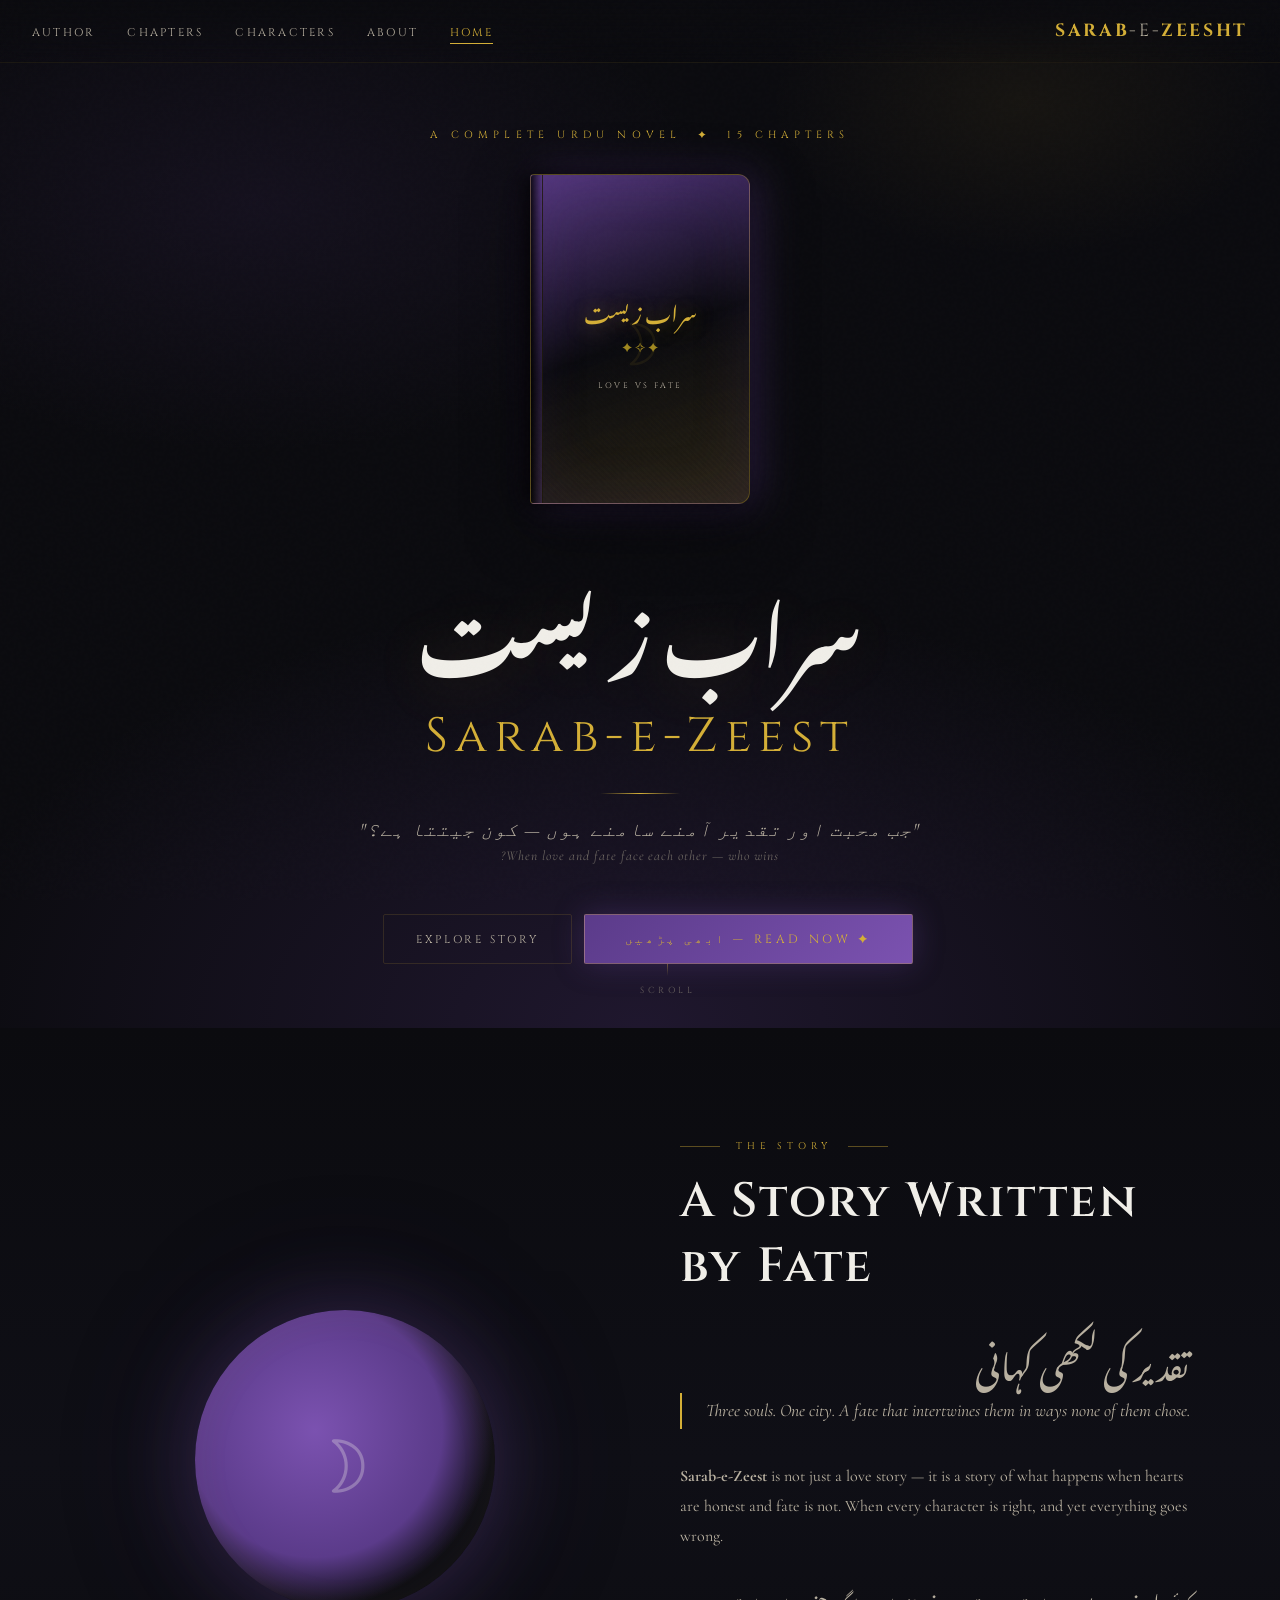
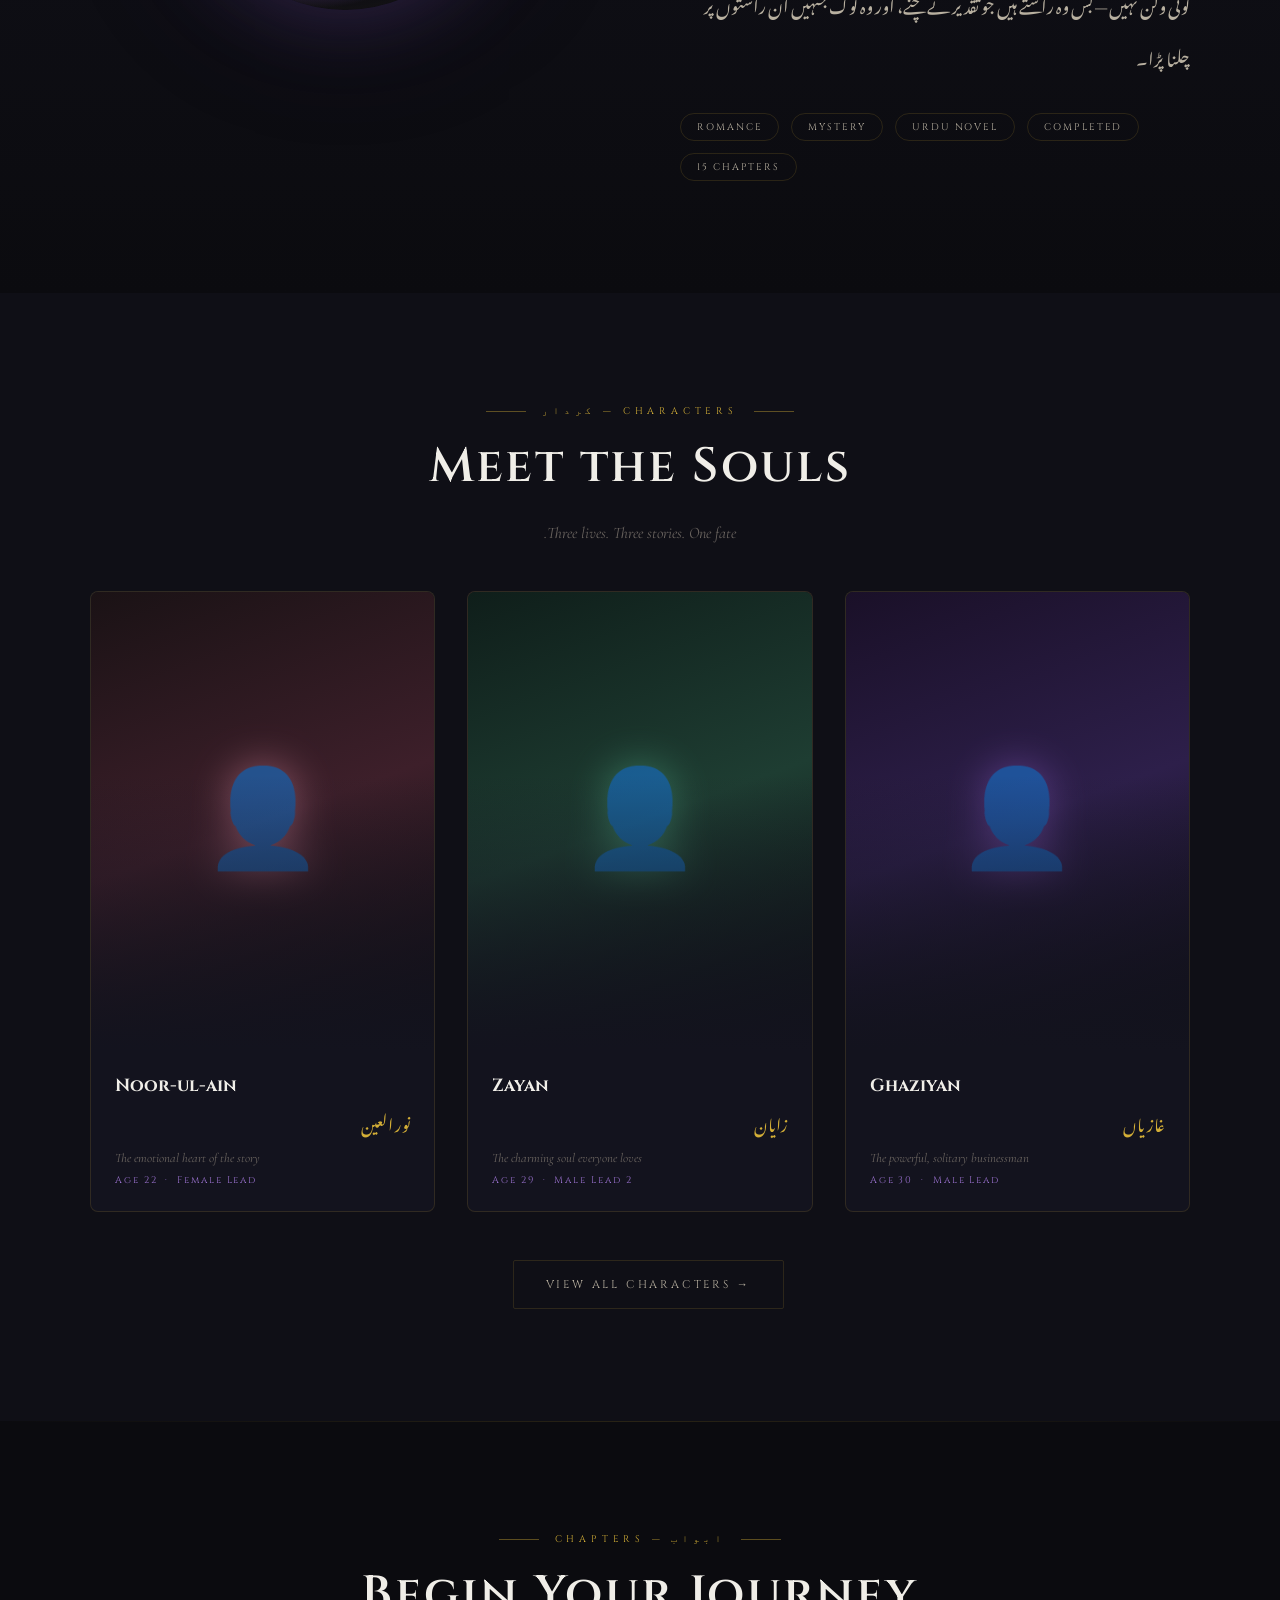
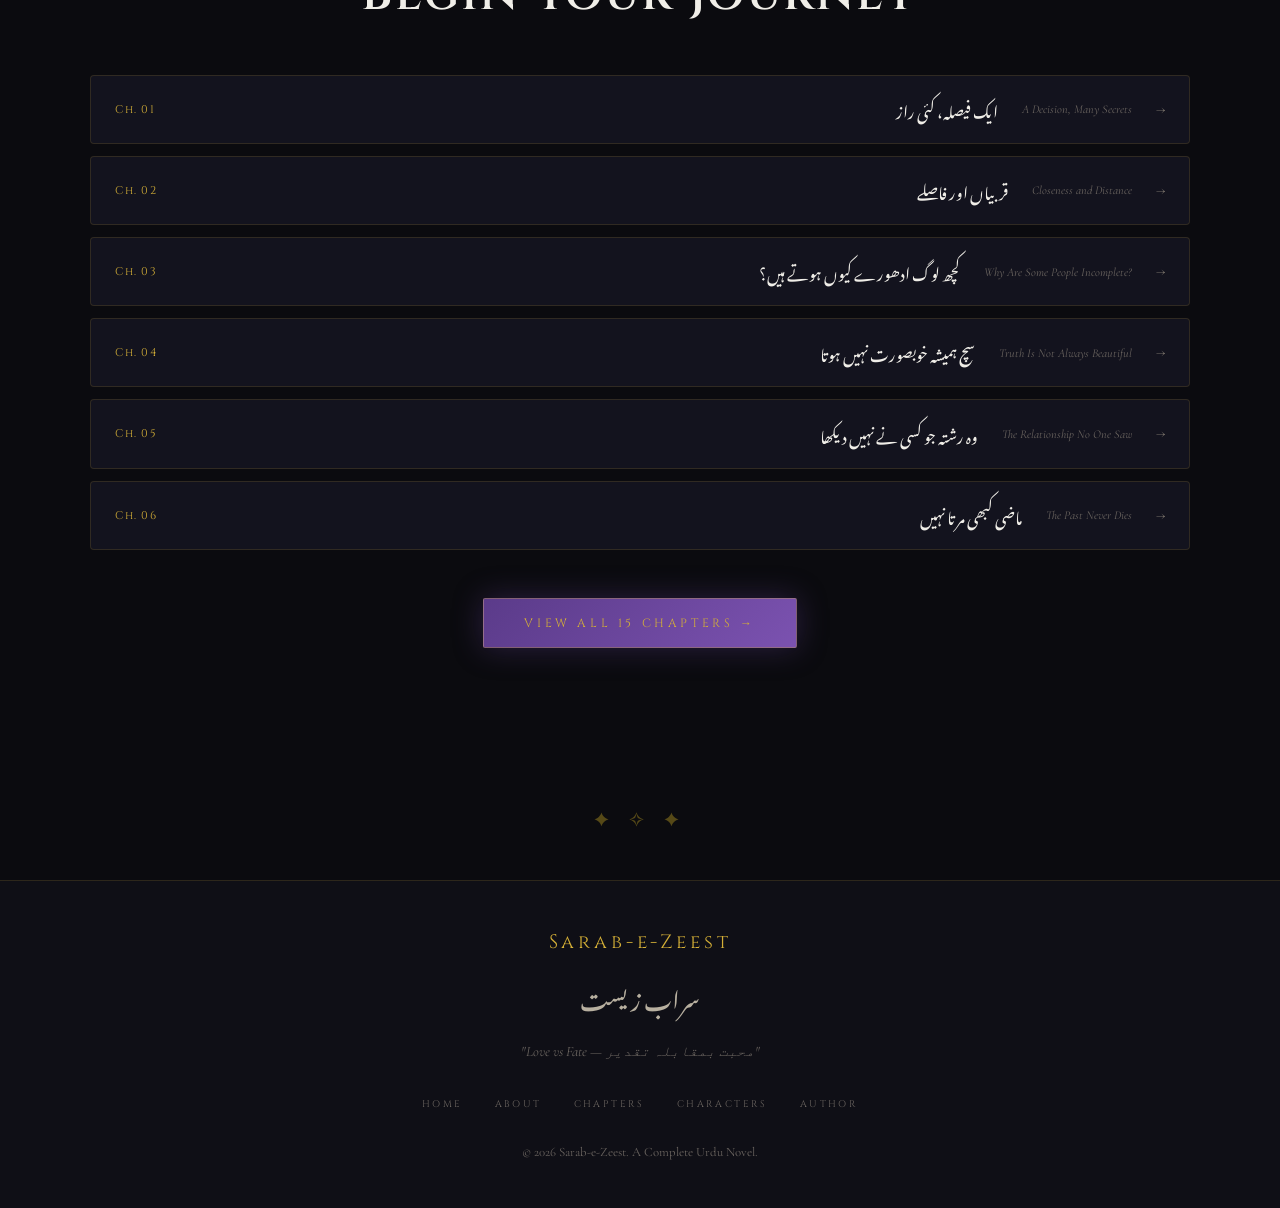
<file: index.html>
<!DOCTYPE html>
<html lang="ur" dir="rtl">
<head>
  <meta charset="UTF-8" />
  <meta name="viewport" content="width=device-width, initial-scale=1.0" />
  <title>سراب زیست — Sarab-e-Zeest</title>
  <meta name="description" content="A premium Urdu novel experience. Love vs Fate. محبت بمقابلہ تقدیر۔" />
  <link rel="preconnect" href="https://fonts.googleapis.com" />
  <link rel="preconnect" href="https://fonts.gstatic.com" crossorigin />
  <link href="https://fonts.googleapis.com/css2?family=Cormorant+Garamond:ital,wght@0,300;0,400;0,600;1,300;1,400&family=Cinzel:wght@400;600;700&family=Noto+Nastaliq+Urdu:wght@400;700&display=swap" rel="stylesheet" />
  <link rel="stylesheet" href="style.css">
</head>
<body>

<!-- NAVIGATION -->
<nav id="navbar">
  <a href="index.html" class="nav-logo">Sarab<span>-e-</span>Zeesht</a>
  <ul class="nav-links">
    <li><a href="index.html" class="active">Home</a></li>
    <li><a href="pages/about.html">About</a></li>
    <li><a href="pages/characters.html">Characters</a></li>
    <li><a href="pages/chapters.html">Chapters</a></li>
    <li><a href="pages/author.html">Author</a></li>
  </ul>
  <button class="hamburger" id="hamburger" aria-label="Menu">
    <span></span><span></span><span></span>
  </button>
</nav>

<!-- MOBILE MENU -->
<div class="mobile-menu" id="mobileMenu">
  <button class="mobile-close" id="mobileClose">✕</button>
  <a href="index.html">Home</a>
  <a href="pages/about.html">About</a>
  <a href="pages/characters.html">Characters</a>
  <a href="pages/chapters.html">Chapters</a>
  <a href="pages/author.html">Author</a>
</div>

<!-- HERO SECTION -->
<section class="hero">
  <div class="hero-bg"></div>
  <div class="hero-particles"></div>

  <div class="hero-content">
    <p class="hero-eyebrow">A Complete Urdu Novel &nbsp;✦&nbsp; 15 Chapters</p>

    <div class="hero-book-cover">
      <div class="book-cover-art">
        <div class="book-cover-title">سراب زیست</div>
        <div class="book-ornament">✦ ✧ ✦</div>
        <div class="book-cover-subtitle">Love vs Fate</div>
      </div>
    </div>

    <h1 class="hero-title">سراب زیست</h1>
    <p class="hero-title-en">Sarab-e-Zeest</p>

    <div class="hero-divider"></div>

    <p class="hero-tagline">"جب محبت اور تقدیر آمنے سامنے ہوں — کون جیتتا ہے؟"<br>
      <em style="font-size:0.85rem; color: var(--text-muted);">When love and fate face each other — who wins?</em>
    </p>

    <div style="display:flex; flex-wrap:wrap; justify-content:center; gap:0.75rem;">
      <a href="pages/chapters.html" class="hero-cta">
        <span>✦ Read Now — ابھی پڑھیں</span>
      </a>
      <a href="pages/about.html" class="hero-cta-secondary">Explore Story</a>
    </div>
  </div>

  <div class="hero-scroll-hint">
    <div class="scroll-line"></div>
    <span class="scroll-text">Scroll</span>
  </div>
</section>

<!-- ABOUT PREVIEW -->
<section class="section about-home">
  <div class="section-inner">
    <div class="about-home-grid">
      <div class="about-home-text fade-in">
        <p class="section-label">The Story</p>
        <h2 class="section-title">A Story Written by Fate</h2>
        <p class="section-title-urdu" dir="rtl">تقدیر کی لکھی کہانی</p>

        <p class="about-tagline">
          Three souls. One city. A fate that intertwines them in ways none of them chose.
        </p>

        <p class="about-desc">
          <strong>Sarab-e-Zeest</strong> is not just a love story — it is a story of what happens when hearts are honest and fate is not. When every character is right, and yet everything goes wrong.
        </p>

        <p class="about-desc" style="font-family:'Noto Nastaliq Urdu', serif; direction:rtl; text-align:right; font-size:1.1rem; line-height:3;">
          کوئی ولن نہیں — بس وہ راستے ہیں جو تقدیر نے چنے، اور وہ لوگ جنہیں ان راستوں پر چلنا پڑا۔
        </p>

        <div class="genre-badges" dir="ltr">
          <span class="badge">Romance</span>
          <span class="badge">Mystery</span>
          <span class="badge">Urdu Novel</span>
          <span class="badge">Completed</span>
          <span class="badge">15 Chapters</span>
        </div>
      </div>

      <div class="about-visual fade-in">
        <div class="about-orb">
          <div class="orb-symbol">☽</div>
        </div>
      </div>
    </div>
  </div>
</section>

<!-- CHARACTERS PREVIEW -->
<section class="section chars-preview">
  <div class="section-inner">
    <div class="text-center fade-in">
      <p class="section-label" style="justify-content:center;">Characters — کردار</p>
      <h2 class="section-title">Meet the Souls</h2>
      <p style="color:var(--text-muted); font-style:italic; margin-top:0.5rem;">Three lives. Three stories. One fate.</p>
    </div>

    <div class="chars-grid mt-4">
      <!-- Ghaziyan -->
      <div class="char-card fade-in" onclick="window.location='pages/characters.html'">
        <div class="char-image">
          <div class="char-avatar char-avatar-ghaziyan">
            <div class="char-silhouette" style="color:#7b52b0;">👤</div>
            <div class="char-glow"></div>
          </div>
        </div>
        <div class="char-info" dir="ltr">
          <h3 class="char-name">Ghaziyan</h3>
          <span class="char-name-urdu">غازیاں</span>
          <p class="char-role">The powerful, solitary businessman</p>
          <p class="char-age">Age 30 &nbsp;·&nbsp; Male Lead</p>
        </div>
      </div>

      <!-- Zayan -->
      <div class="char-card fade-in" onclick="window.location='pages/characters.html'">
        <div class="char-image">
          <div class="char-avatar char-avatar-zayan">
            <div class="char-silhouette" style="color:#4a9b7a;">👤</div>
            <div class="char-glow"></div>
          </div>
        </div>
        <div class="char-info" dir="ltr">
          <h3 class="char-name">Zayan</h3>
          <span class="char-name-urdu">زایان</span>
          <p class="char-role">The charming soul everyone loves</p>
          <p class="char-age">Age 29 &nbsp;·&nbsp; Male Lead 2</p>
        </div>
      </div>

      <!-- Noor-ul-ain -->
      <div class="char-card fade-in" onclick="window.location='pages/characters.html'">
        <div class="char-image">
          <div class="char-avatar char-avatar-noor">
            <div class="char-silhouette" style="color:#c47a90;">👤</div>
            <div class="char-glow"></div>
          </div>
        </div>
        <div class="char-info" dir="ltr">
          <h3 class="char-name">Noor-ul-ain</h3>
          <span class="char-name-urdu">نور العین</span>
          <p class="char-role">The emotional heart of the story</p>
          <p class="char-age">Age 22 &nbsp;·&nbsp; Female Lead</p>
        </div>
      </div>
    </div>

    <div class="text-center mt-4 fade-in" dir="ltr">
      <a href="pages/characters.html" class="hero-cta-secondary" style="opacity:1; animation:none;">
        View All Characters →
      </a>
    </div>
  </div>
</section>

<!-- CHAPTERS PREVIEW -->
<section class="section chapters-preview-section">
  <div class="section-inner">
    <div class="text-center fade-in" dir="ltr">
      <p class="section-label" style="justify-content:center;">Chapters — ابواب</p>
      <h2 class="section-title">Begin Your Journey</h2>
    </div>

    <div class="chapters-list-preview mt-4" id="homeChaptersList" dir="ltr"></div>

    <div class="text-center mt-4 fade-in" dir="ltr">
      <a href="pages/chapters.html" class="hero-cta" style="opacity:1; animation:none;">
        <span>View All 15 Chapters →</span>
      </a>
    </div>
  </div>
</section>

<!-- DIVIDER -->
<div class="divider-ornament">✦ ✧ ✦</div>

<!-- FOOTER -->
<footer dir="ltr">
  <div class="footer-logo">Sarab-e-Zeest</div>
  <span class="footer-logo-urdu" dir="rtl">سراب زیست</span>
  <p class="footer-tagline">"Love vs Fate — محبت بمقابلہ تقدیر"</p>
  <ul class="footer-links">
    <li><a href="index.html">Home</a></li>
    <li><a href="pages/about.html">About</a></li>
    <li><a href="pages/chapters.html">Chapters</a></li>
    <li><a href="pages/characters.html">Characters</a></li>
    <li><a href="pages/author.html">Author</a></li>
  </ul>
  <p class="footer-copy">© 2026 Sarab-e-Zeest. A Complete Urdu Novel.</p>
</footer>

<!-- CONTINUE READING BANNER -->
<div class="continue-banner" id="continueBanner">
  <button class="continue-close" id="continueBannerClose">✕</button>
  <p class="continue-banner-title">Continue Reading</p>
  <p class="continue-banner-chapter">Loading...</p>
  <a href="#" class="continue-banner-btn">Continue →</a>
</div>

<script src="js/chapters.js"></script>
<script src="js/main.js"></script>
<script>
  // Render first 5 chapters preview on home
  const list = document.getElementById('homeChaptersList');
  if (list && typeof CHAPTERS !== 'undefined') {
    CHAPTERS.slice(0, 6).forEach(ch => {
      const a = document.createElement('a');
      a.href = `pages/chapter.html?ch=${ch.num}`;
      a.className = 'chapter-row fade-in';
      a.innerHTML = `
        <span class="chapter-num">Ch. ${String(ch.num).padStart(2,'0')}</span>
        <span class="chapter-name">${ch.urdu}</span>
        <span class="chapter-name-en" style="color:var(--text-muted); font-size:0.75rem; font-style:italic; direction:ltr;">${ch.english}</span>
        <span class="chapter-arrow">→</span>
      `;
      list.appendChild(a);
    });
    // Re-observe new fade-in elements
    document.querySelectorAll('.fade-in:not(.visible)').forEach(el => observer.observe(el));
  }

  document.getElementById('continueBannerClose')?.addEventListener('click', () => {
    document.getElementById('continueBanner').classList.remove('visible');
  });
</script>
</body>
</html>
</file>
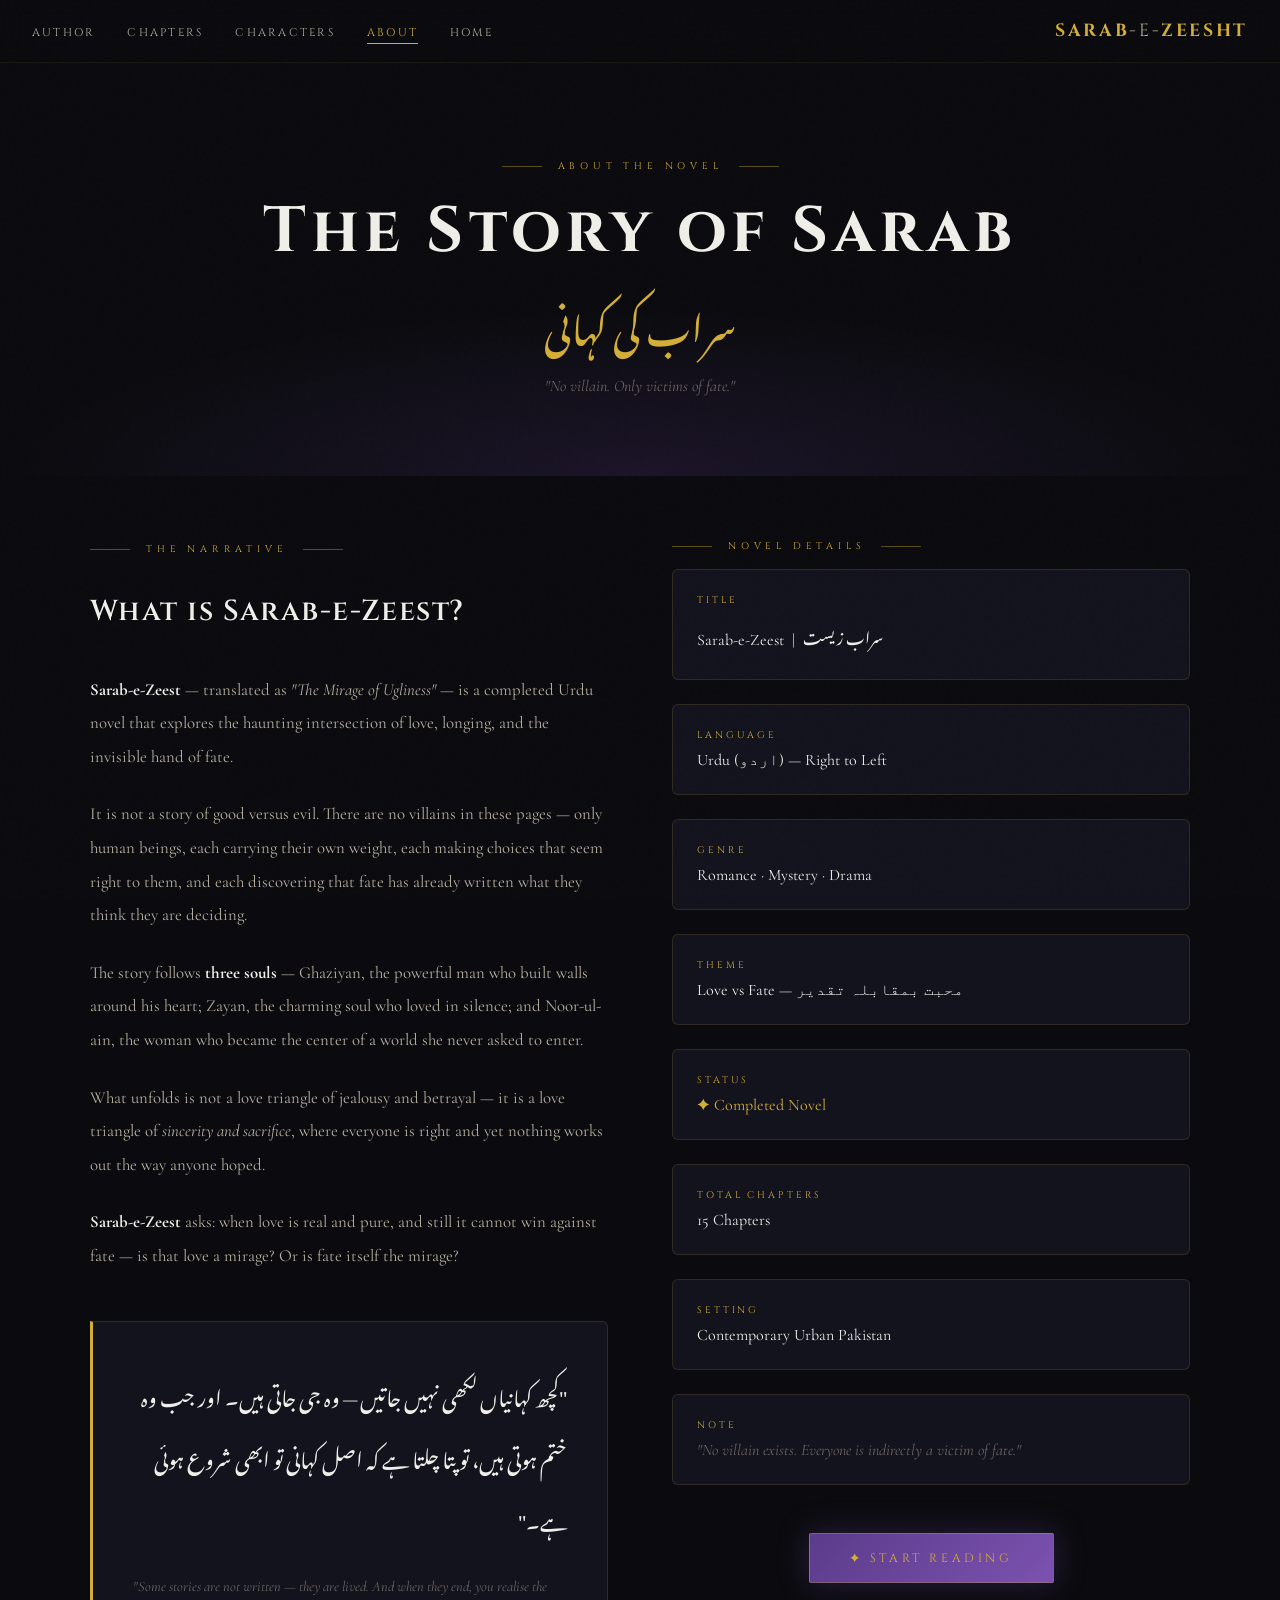
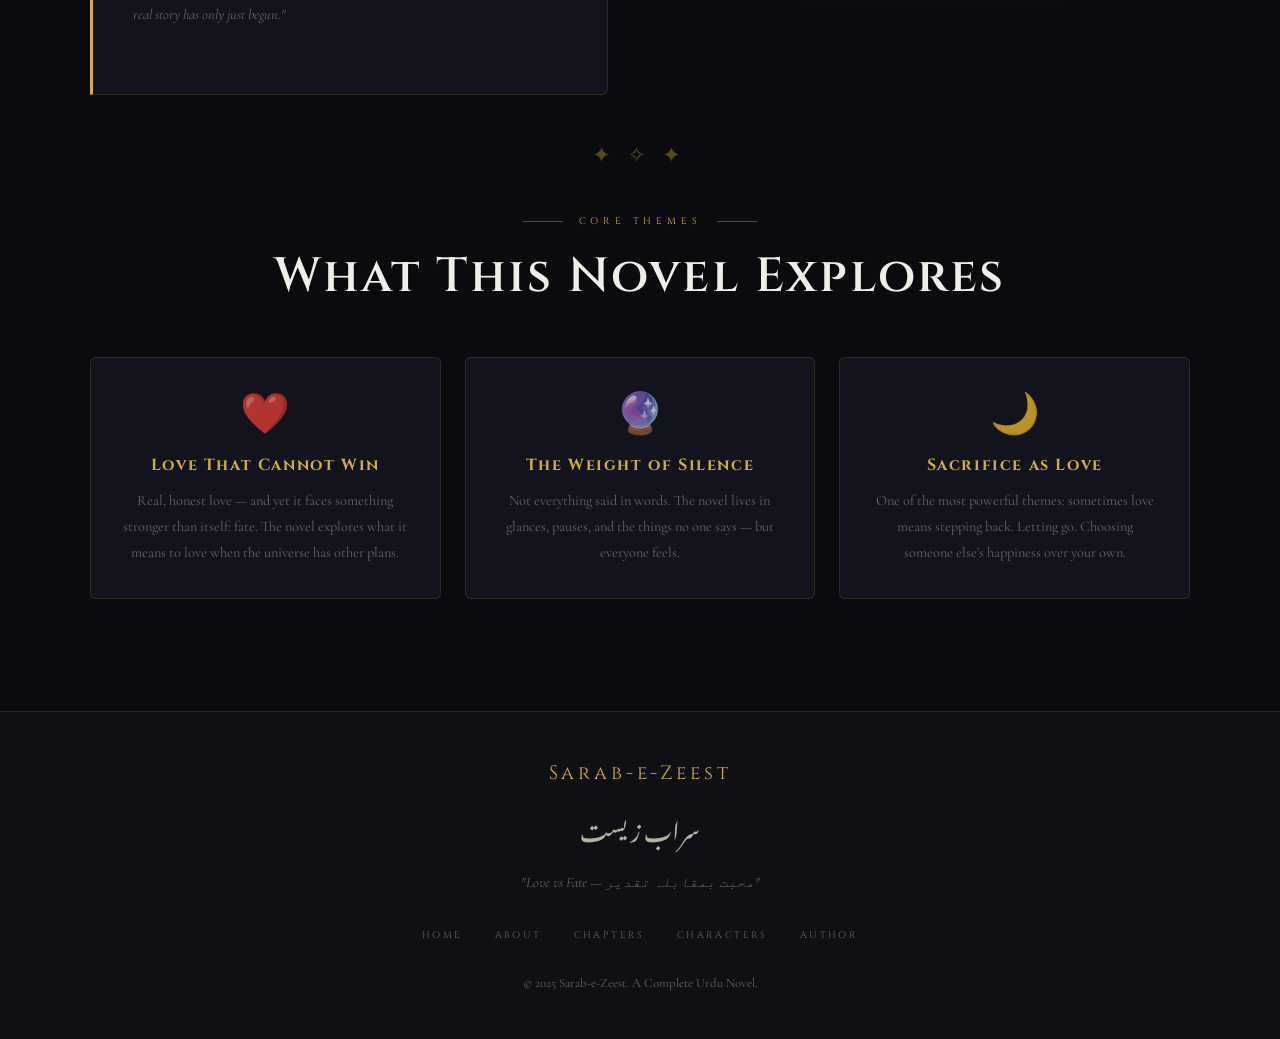
<file: pages/about.html>
<!DOCTYPE html>
<html lang="ur" dir="rtl">
<head>
  <meta charset="UTF-8" />
  <meta name="viewport" content="width=device-width, initial-scale=1.0" />
  <title>About — Sarab-e-Zeest</title>
  <link rel="preconnect" href="https://fonts.googleapis.com" />
  <link rel="preconnect" href="https://fonts.gstatic.com" crossorigin />
  <link href="https://fonts.googleapis.com/css2?family=Cormorant+Garamond:ital,wght@0,300;0,400;0,600;1,300;1,400&family=Cinzel:wght@400;600;700&family=Noto+Nastaliq+Urdu:wght@400;700&display=swap" rel="stylesheet" />
  <link rel="stylesheet" href="../style.css">
</head>
<body>

<nav id="navbar">
  <a href="../index.html" class="nav-logo">Sarab<span>-e-</span>Zeesht</a>
  <ul class="nav-links">
    <li><a href="../index.html">Home</a></li>
    <li><a href="about.html" class="active">About</a></li>
    <li><a href="characters.html">Characters</a></li>
    <li><a href="chapters.html">Chapters</a></li>
    <li><a href="author.html">Author</a></li>
  </ul>
  <button class="hamburger" id="hamburger"><span></span><span></span><span></span></button>
</nav>

<div class="mobile-menu" id="mobileMenu">
  <button class="mobile-close" id="mobileClose">✕</button>
  <a href="../index.html">Home</a>
  <a href="about.html">About</a>
  <a href="characters.html">Characters</a>
  <a href="chapters.html">Chapters</a>
  <a href="author.html">Author</a>
</div>

<!-- PAGE HERO -->
<div class="page-hero">
  <div class="page-hero-bg"></div>
  <div class="page-hero-content fade-in" dir="ltr">
    <p class="section-label" style="justify-content:center;">About the Novel</p>
    <h1 class="page-title">The Story of Sarab</h1>
    <p class="page-title-urdu" dir="rtl">سراب کی کہانی</p>
    <p class="page-subtitle">"No villain. Only victims of fate."</p>
  </div>
</div>

<!-- ABOUT CONTENT -->
<section class="about-section">
  <div class="section-inner">
    <div class="about-grid" dir="ltr">

      <div class="about-story fade-in">
        <p class="section-label">The Narrative</p>
        <h2 class="section-title" style="font-size:1.8rem;">What is Sarab-e-Zeest?</h2>

        <div class="about-story" style="margin-top:2rem;">
          <p>
            <strong>Sarab-e-Zeest</strong> — translated as <em>"The Mirage of Ugliness"</em> — is a completed Urdu novel that explores the haunting intersection of love, longing, and the invisible hand of fate.
          </p>
          <p>
            It is not a story of good versus evil. There are no villains in these pages — only human beings, each carrying their own weight, each making choices that seem right to them, and each discovering that fate has already written what they think they are deciding.
          </p>
          <p>
            The story follows <strong>three souls</strong> — Ghaziyan, the powerful man who built walls around his heart; Zayan, the charming soul who loved in silence; and Noor-ul-ain, the woman who became the center of a world she never asked to enter.
          </p>
          <p>
            What unfolds is not a love triangle of jealousy and betrayal — it is a love triangle of <em>sincerity and sacrifice</em>, where everyone is right and yet nothing works out the way anyone hoped.
          </p>
          <p>
            <strong>Sarab-e-Zeest</strong> asks: when love is real and pure, and still it cannot win against fate — is that love a mirage? Or is fate itself the mirage?
          </p>
        </div>

        <div class="urdu-excerpt fade-in">
          <p class="urdu-text" dir="rtl">
            "کچھ کہانیاں لکھی نہیں جاتیں — وہ جی جاتی ہیں۔ اور جب وہ ختم ہوتی ہیں، تو پتا چلتا ہے کہ اصل کہانی تو ابھی شروع ہوئی ہے۔"
          </p>
          <p class="urdu-translation">"Some stories are not written — they are lived. And when they end, you realise the real story has only just begun."</p>
        </div>
      </div>

      <div class="fade-in">
        <p class="section-label">Novel Details</p>
        <div class="about-details">
          <div class="detail-card">
            <p class="detail-label">Title</p>
            <p class="detail-value">Sarab-e-Zeest &nbsp;|&nbsp; <span dir="rtl" style="font-family:'Noto Nastaliq Urdu',serif;">سراب زیست</span></p>
          </div>
          <div class="detail-card">
            <p class="detail-label">Language</p>
            <p class="detail-value">Urdu (اردو) — Right to Left</p>
          </div>
          <div class="detail-card">
            <p class="detail-label">Genre</p>
            <p class="detail-value">Romance · Mystery · Drama</p>
          </div>
          <div class="detail-card">
            <p class="detail-label">Theme</p>
            <p class="detail-value">Love vs Fate — محبت بمقابلہ تقدیر</p>
          </div>
          <div class="detail-card">
            <p class="detail-label">Status</p>
            <p class="detail-value" style="color:var(--gold);">✦ Completed Novel</p>
          </div>
          <div class="detail-card">
            <p class="detail-label">Total Chapters</p>
            <p class="detail-value">15 Chapters</p>
          </div>
          <div class="detail-card">
            <p class="detail-label">Setting</p>
            <p class="detail-value">Contemporary Urban Pakistan</p>
          </div>
          <div class="detail-card">
            <p class="detail-label">Note</p>
            <p class="detail-value" style="font-style:italic; color:var(--text-muted);">"No villain exists. Everyone is indirectly a victim of fate."</p>
          </div>
        </div>

        <div class="mt-4 text-center">
          <a href="chapters.html" class="hero-cta" style="opacity:1; animation:none;">
            <span>✦ Start Reading</span>
          </a>
        </div>
      </div>

    </div>

    <!-- THEME SECTION -->
    <div class="divider-ornament">✦ ✧ ✦</div>

    <div class="text-center fade-in" dir="ltr">
      <p class="section-label" style="justify-content:center;">Core Themes</p>
      <h2 class="section-title">What This Novel Explores</h2>
    </div>

    <div style="display:grid; grid-template-columns:repeat(auto-fit, minmax(280px, 1fr)); gap:1.5rem; margin-top:3rem;" dir="ltr">
      <div class="detail-card fade-in" style="text-align:center; padding:2rem;">
        <div style="font-size:2.5rem; margin-bottom:1rem; opacity:0.7;">❤️</div>
        <h3 style="font-family:'Cinzel',serif; color:var(--gold); margin-bottom:0.75rem; font-size:1rem; letter-spacing:0.1em;">Love That Cannot Win</h3>
        <p style="color:var(--text-muted); font-size:0.9rem; line-height:1.8;">Real, honest love — and yet it faces something stronger than itself: fate. The novel explores what it means to love when the universe has other plans.</p>
      </div>
      <div class="detail-card fade-in" style="text-align:center; padding:2rem;">
        <div style="font-size:2.5rem; margin-bottom:1rem; opacity:0.7;">🔮</div>
        <h3 style="font-family:'Cinzel',serif; color:var(--gold); margin-bottom:0.75rem; font-size:1rem; letter-spacing:0.1em;">The Weight of Silence</h3>
        <p style="color:var(--text-muted); font-size:0.9rem; line-height:1.8;">Not everything said in words. The novel lives in glances, pauses, and the things no one says — but everyone feels.</p>
      </div>
      <div class="detail-card fade-in" style="text-align:center; padding:2rem;">
        <div style="font-size:2.5rem; margin-bottom:1rem; opacity:0.7;">🌙</div>
        <h3 style="font-family:'Cinzel',serif; color:var(--gold); margin-bottom:0.75rem; font-size:1rem; letter-spacing:0.1em;">Sacrifice as Love</h3>
        <p style="color:var(--text-muted); font-size:0.9rem; line-height:1.8;">One of the most powerful themes: sometimes love means stepping back. Letting go. Choosing someone else's happiness over your own.</p>
      </div>
    </div>
  </div>
</section>

<footer dir="ltr">
  <div class="footer-logo">Sarab-e-Zeest</div>
  <span class="footer-logo-urdu" dir="rtl">سراب زیست</span>
  <p class="footer-tagline">"Love vs Fate — محبت بمقابلہ تقدیر"</p>
  <ul class="footer-links">
    <li><a href="../index.html">Home</a></li>
    <li><a href="about.html">About</a></li>
    <li><a href="chapters.html">Chapters</a></li>
    <li><a href="characters.html">Characters</a></li>
    <li><a href="author.html">Author</a></li>
  </ul>
  <p class="footer-copy">© 2025 Sarab-e-Zeest. A Complete Urdu Novel.</p>
</footer>

<script src="../js/main.js"></script>
</body>
</html>
</file>
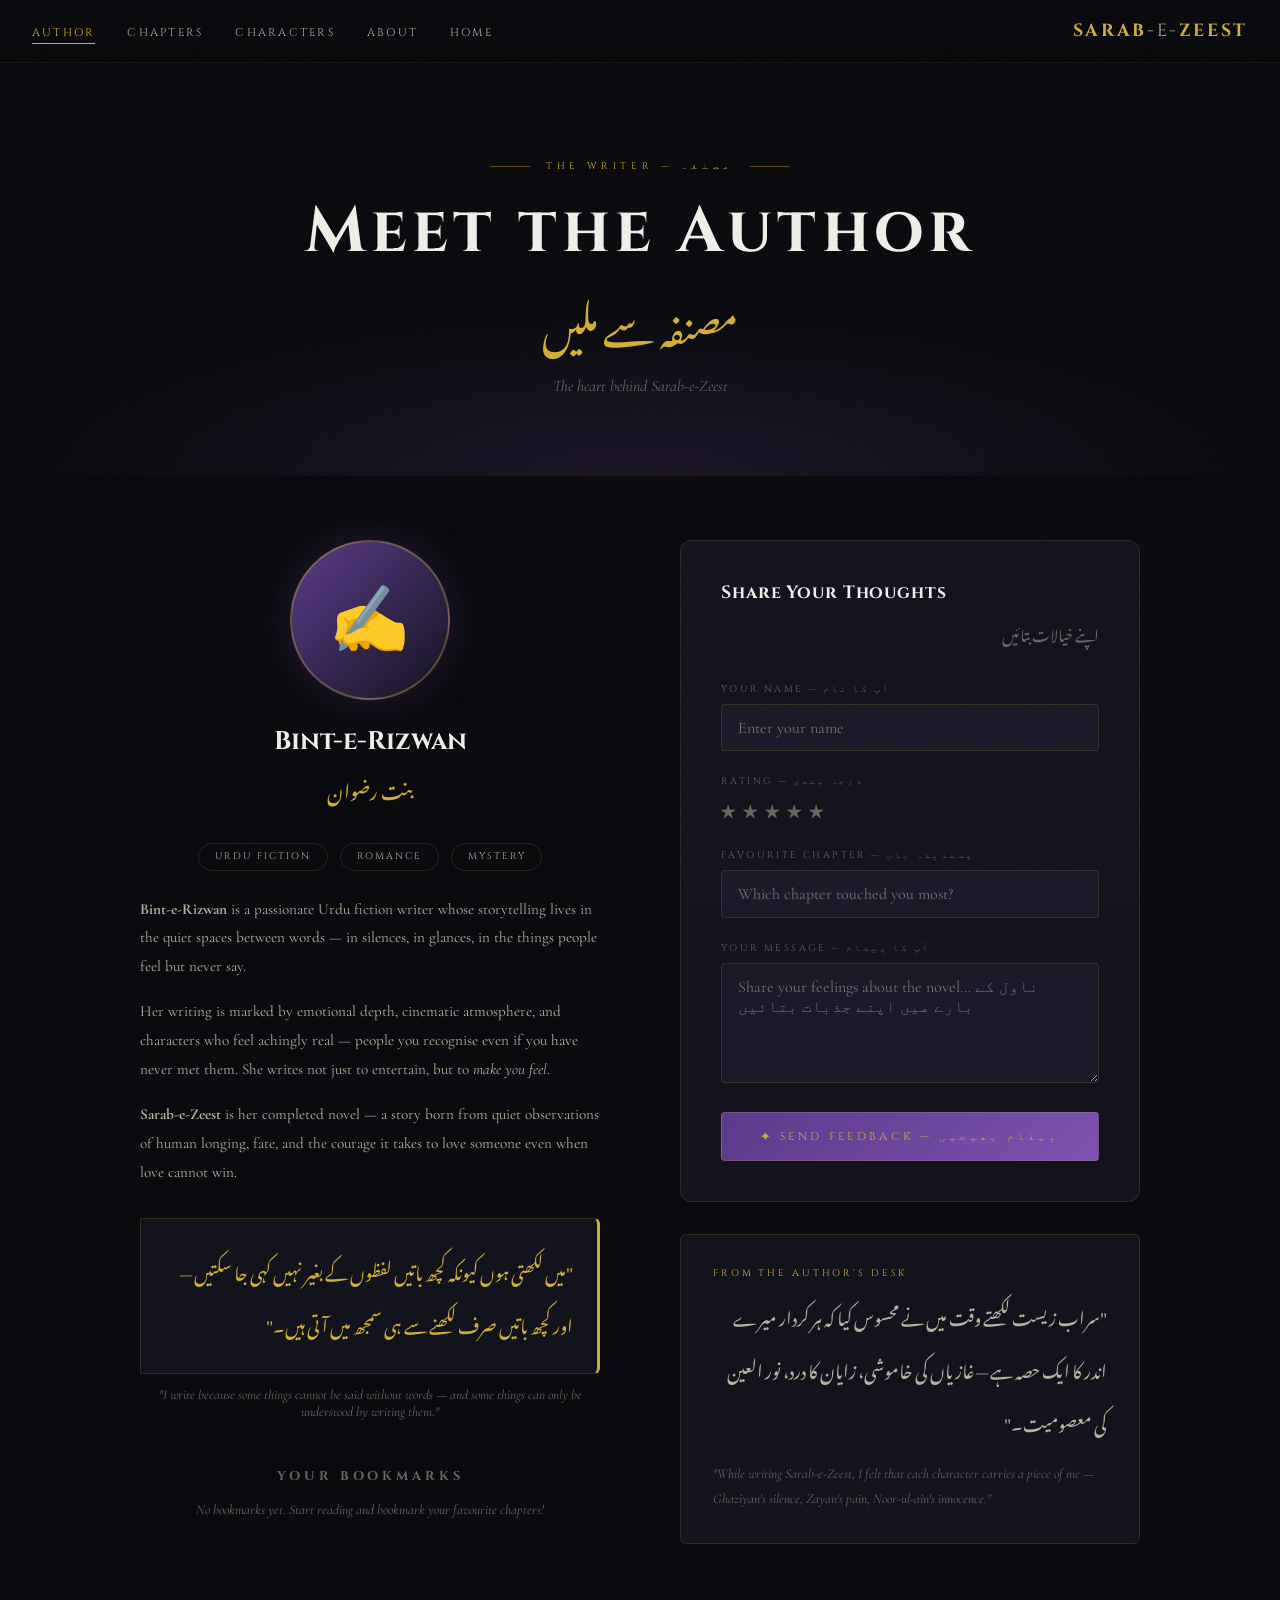
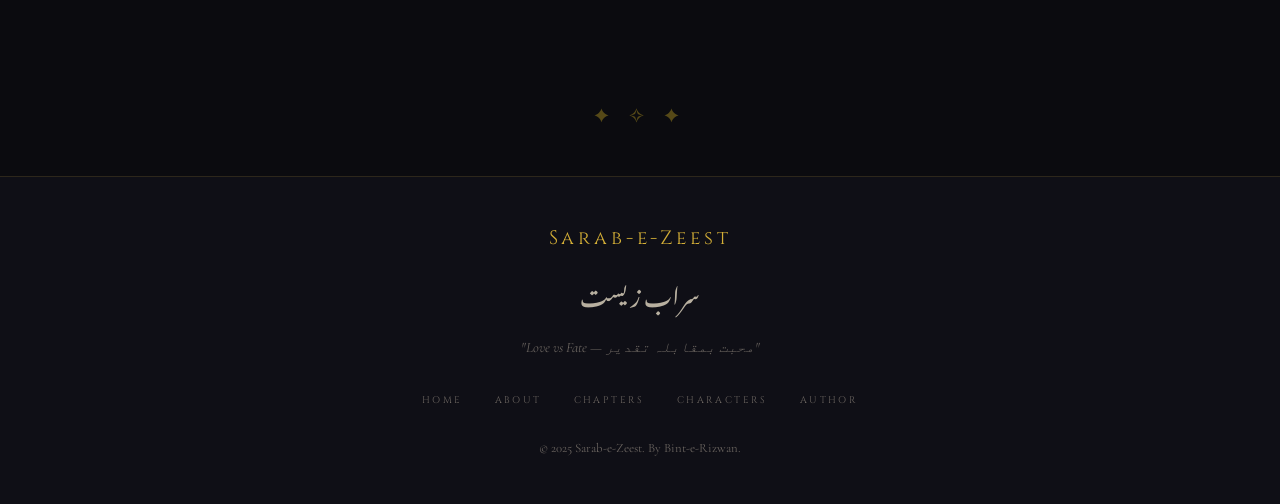
<file: pages/author.html>
<!DOCTYPE html>
<html lang="ur" dir="rtl">
<head>
  <meta charset="UTF-8" />
  <meta name="viewport" content="width=device-width, initial-scale=1.0" />
  <title>Author — Sarab-e-Zeest</title>
  <link rel="preconnect" href="https://fonts.googleapis.com" />
  <link rel="preconnect" href="https://fonts.gstatic.com" crossorigin />
  <link href="https://fonts.googleapis.com/css2?family=Cormorant+Garamond:ital,wght@0,300;0,400;0,600;1,300;1,400&family=Cinzel:wght@400;600;700&family=Noto+Nastaliq+Urdu:wght@400;700&display=swap" rel="stylesheet" />
  <link rel="stylesheet" href="../style.css">
</head>
<body>

<nav id="navbar">
  <a href="../index.html" class="nav-logo">Sarab<span>-e-</span>Zeest</a>
  <ul class="nav-links">
    <li><a href="../index.html">Home</a></li>
    <li><a href="about.html">About</a></li>
    <li><a href="characters.html">Characters</a></li>
    <li><a href="chapters.html">Chapters</a></li>
    <li><a href="author.html" class="active">Author</a></li>
  </ul>
  <button class="hamburger" id="hamburger"><span></span><span></span><span></span></button>
</nav>

<div class="mobile-menu" id="mobileMenu">
  <button class="mobile-close" id="mobileClose">✕</button>
  <a href="../index.html">Home</a>
  <a href="about.html">About</a>
  <a href="characters.html">Characters</a>
  <a href="chapters.html">Chapters</a>
  <a href="author.html">Author</a>
</div>

<div class="page-hero">
  <div class="page-hero-bg"></div>
  <div class="page-hero-content fade-in" dir="ltr">
    <p class="section-label" style="justify-content:center;">The Writer — مصنفہ</p>
    <h1 class="page-title">Meet the Author</h1>
    <p class="page-title-urdu" dir="rtl">مصنفہ سے ملیں</p>
    <p class="page-subtitle">The heart behind Sarab-e-Zeest</p>
  </div>
</div>

<section class="author-section">
  <div class="section-inner">
    <div class="author-grid" dir="ltr">

      <!-- AUTHOR PROFILE -->
      <div class="author-profile fade-in">
        <div class="author-avatar">✍️</div>
        <h2 class="author-name">Bint-e-Rizwan</h2>
        <span class="author-name-urdu" dir="rtl">بنت رضوان</span>

        <div class="genre-badges" style="justify-content:center; margin-bottom:1.5rem;">
          <span class="badge">Urdu Fiction</span>
          <span class="badge">Romance</span>
          <span class="badge">Mystery</span>
        </div>

        <p class="author-bio">
          <strong>Bint-e-Rizwan</strong> is a passionate Urdu fiction writer whose storytelling lives in the quiet spaces between words — in silences, in glances, in the things people feel but never say.
        </p>
        <p class="author-bio" style="margin-top:1rem;">
          Her writing is marked by emotional depth, cinematic atmosphere, and characters who feel achingly real — people you recognise even if you have never met them. She writes not just to entertain, but to <em>make you feel</em>.
        </p>
        <p class="author-bio" style="margin-top:1rem;">
          <strong>Sarab-e-Zeest</strong> is her completed novel — a story born from quiet observations of human longing, fate, and the courage it takes to love someone even when love cannot win.
        </p>

        <div style="margin-top:2rem; text-align:right; direction:rtl; font-family:'Noto Nastaliq Urdu',serif; font-size:1.1rem; line-height:3; padding:1.5rem; background:var(--bg-card); border:1px solid var(--border); border-right:3px solid var(--gold); border-radius:0 6px 6px 0; color:var(--gold);">
          "میں لکھتی ہوں کیونکہ کچھ باتیں لفظوں کے بغیر نہیں کہی جا سکتیں — اور کچھ باتیں صرف لکھنے سے ہی سمجھ میں آتی ہیں۔"
        </div>
        <p style="font-style:italic; color:var(--text-muted); font-size:0.85rem; margin-top:0.75rem; text-align:center;">
          "I write because some things cannot be said without words — and some things can only be understood by writing them."
        </p>

        <!-- BOOKMARKS PANEL -->
        <div style="margin-top:3rem;">
          <h3 style="font-family:'Cinzel',serif; font-size:0.8rem; letter-spacing:0.3em; text-transform:uppercase; color:var(--text-muted); margin-bottom:1rem;">Your Bookmarks</h3>
          <div id="bookmarksList" style="display:grid; gap:0.5rem;"></div>
          <p id="noBookmarks" style="color:var(--text-muted); font-style:italic; font-size:0.85rem;">No bookmarks yet. Start reading and bookmark your favourite chapters!</p>
        </div>
      </div>

      <!-- FEEDBACK FORM -->
      <div class="fade-in">
        <div class="feedback-form">
          <h3 class="form-title">Share Your Thoughts</h3>
          <span class="form-title-urdu" dir="rtl">اپنے خیالات بتائیں</span>

          <form
            id="feedbackForm"
            action="https://formspree.io/f/maqzoyay"
            method="POST"
          >
            <!-- Hidden fields for Formspree -->
            <input type="hidden" name="_subject" value="نئی رائے — سراب زیست" />
            <input type="hidden" name="_replyto" value="" />

            <div class="form-group">
              <label class="form-label" for="readerName">Your Name — آپ کا نام</label>
              <input
                type="text"
                id="readerName"
                name="name"
                class="form-input"
                placeholder="Enter your name"
                required
              />
            </div>

            <div class="form-group">
              <label class="form-label">Rating — درجہ بندی</label>
              <div class="star-rating" id="starRating">
                <input type="radio" id="star5" name="rating" value="5 Stars ★★★★★" />
                <label for="star5" title="5 stars">★</label>
                <input type="radio" id="star4" name="rating" value="4 Stars ★★★★" />
                <label for="star4" title="4 stars">★</label>
                <input type="radio" id="star3" name="rating" value="3 Stars ★★★" />
                <label for="star3" title="3 stars">★</label>
                <input type="radio" id="star2" name="rating" value="2 Stars ★★" />
                <label for="star2" title="2 stars">★</label>
                <input type="radio" id="star1" name="rating" value="1 Star ★" />
                <label for="star1" title="1 star">★</label>
              </div>
            </div>

            <div class="form-group">
              <label class="form-label" for="favChapter">Favourite Chapter — پسندیدہ باب</label>
              <input
                type="text"
                id="favChapter"
                name="favourite_chapter"
                class="form-input"
                placeholder="Which chapter touched you most?"
              />
            </div>

            <div class="form-group">
              <label class="form-label" for="message">Your Message — آپ کا پیغام</label>
              <textarea
                id="message"
                name="message"
                class="form-textarea"
                placeholder="Share your feelings about the novel... ناول کے بارے میں اپنے جذبات بتائیں"
                dir="auto"
                required
              ></textarea>
            </div>

            <!-- Honeypot spam protection -->
            <input type="text" name="_gotcha" style="display:none" />

            <button type="submit" class="form-submit">
              ✦ Send Feedback — پیغام بھیجیں
            </button>
          </form>

          <div class="form-success" id="formSuccess" style="display:none;">
            <div style="font-size:3rem; margin-bottom:1rem;">✦</div>
            <p style="font-family:'Cinzel',serif; font-size:1rem; letter-spacing:0.1em; color:var(--gold); margin-bottom:0.5rem;">Shukriya — شکریہ</p>
            <p style="color:var(--text-muted); font-size:0.9rem;">Your feedback has been received. It means the world to the author.</p>
            <div style="font-family:'Noto Nastaliq Urdu',serif; font-size:1.1rem; color:var(--text-secondary); direction:rtl; line-height:2.5; margin-top:1rem;">آپ کا شکریہ — آپ کے جذبات قیمتی ہیں۔</div>
          </div>
        </div>

        <!-- FROM THE AUTHOR'S DESK -->
        <div class="detail-card" style="margin-top:2rem; padding:2rem;">
          <p class="detail-label">From the Author's Desk</p>
          <div style="font-family:'Noto Nastaliq Urdu',serif; font-size:1.1rem; color:var(--text-secondary); direction:rtl; text-align:right; line-height:3; margin-bottom:1rem;">
            "سراب زیست لکھتے وقت میں نے محسوس کیا کہ ہر کردار میرے اندر کا ایک حصہ ہے — غازیاں کی خاموشی، زایان کا درد، نور العین کی معصومیت۔"
          </div>
          <p style="font-style:italic; color:var(--text-muted); font-size:0.85rem; line-height:1.8;">
            "While writing Sarab-e-Zeest, I felt that each character carries a piece of me — Ghaziyan's silence, Zayan's pain, Noor-ul-ain's innocence."
          </p>
        </div>
      </div>

    </div>
  </div>
</section>

<div class="divider-ornament">✦ ✧ ✦</div>

<footer dir="ltr">
  <div class="footer-logo">Sarab-e-Zeest</div>
  <span class="footer-logo-urdu" dir="rtl">سراب زیست</span>
  <p class="footer-tagline">"Love vs Fate — محبت بمقابلہ تقدیر"</p>
  <ul class="footer-links">
    <li><a href="../index.html">Home</a></li>
    <li><a href="about.html">About</a></li>
    <li><a href="chapters.html">Chapters</a></li>
    <li><a href="characters.html">Characters</a></li>
    <li><a href="author.html">Author</a></li>
  </ul>
  <p class="footer-copy">© 2025 Sarab-e-Zeest. By Bint-e-Rizwan.</p>
</footer>

<script src="../js/main.js"></script>
<script>
  // ---- RENDER BOOKMARKS ----
  function renderBookmarks() {
    const bm = getBookmarks();
    const list = document.getElementById('bookmarksList');
    const none = document.getElementById('noBookmarks');
    list.innerHTML = '';
    if (!bm.length) {
      none.style.display = 'block';
      return;
    }
    none.style.display = 'none';
    bm.sort((a, b) => a.num - b.num).forEach(b => {
      const el = document.createElement('a');
      el.href = `chapter.html?ch=${b.num}`;
      el.style.cssText = 'display:flex; align-items:center; gap:1rem; padding:0.75rem 1rem; background:var(--bg-card); border:1px solid var(--border); border-radius:4px; text-decoration:none; color:var(--text-primary); transition:all 0.3s ease; font-size:0.85rem;';
      el.innerHTML = `
        <span style="font-family:'Cinzel',serif; color:var(--gold); font-size:0.7rem; min-width:40px;">Ch.${String(b.num).padStart(2, '0')}</span>
        <span style="font-family:'Noto Nastaliq Urdu',serif; direction:rtl; font-size:0.95rem; flex:1;">${b.name}</span>
        <span style="color:var(--text-muted);">→</span>
      `;
      el.addEventListener('mouseenter', () => el.style.borderColor = 'rgba(212,175,55,0.3)');
      el.addEventListener('mouseleave', () => el.style.borderColor = 'var(--border)');
      list.appendChild(el);
    });
  }
  renderBookmarks();

  // ---- FORMSPREE AJAX SUBMISSION ----
  // Shows success message without page reload
  const form = document.getElementById('feedbackForm');
  const successBox = document.getElementById('formSuccess');

  form.addEventListener('submit', async function (e) {
    e.preventDefault();

    const btn = form.querySelector('.form-submit');
    btn.textContent = 'Sending...';
    btn.disabled = true;

    try {
      const response = await fetch(form.action, {
        method: 'POST',
        body: new FormData(form),
        headers: { 'Accept': 'application/json' }
      });

      if (response.ok) {
        form.style.display = 'none';
        successBox.style.display = 'block';
      } else {
        btn.textContent = '✦ Send Feedback — پیغام بھیجیں';
        btn.disabled = false;
        alert('Something went wrong. Please try again.');
      }
    } catch (err) {
      btn.textContent = '✦ Send Feedback — پیغام بھیجیں';
      btn.disabled = false;
      alert('Network error. Please check your connection.');
    }
  });
</script>
</body>
</html>
</file>
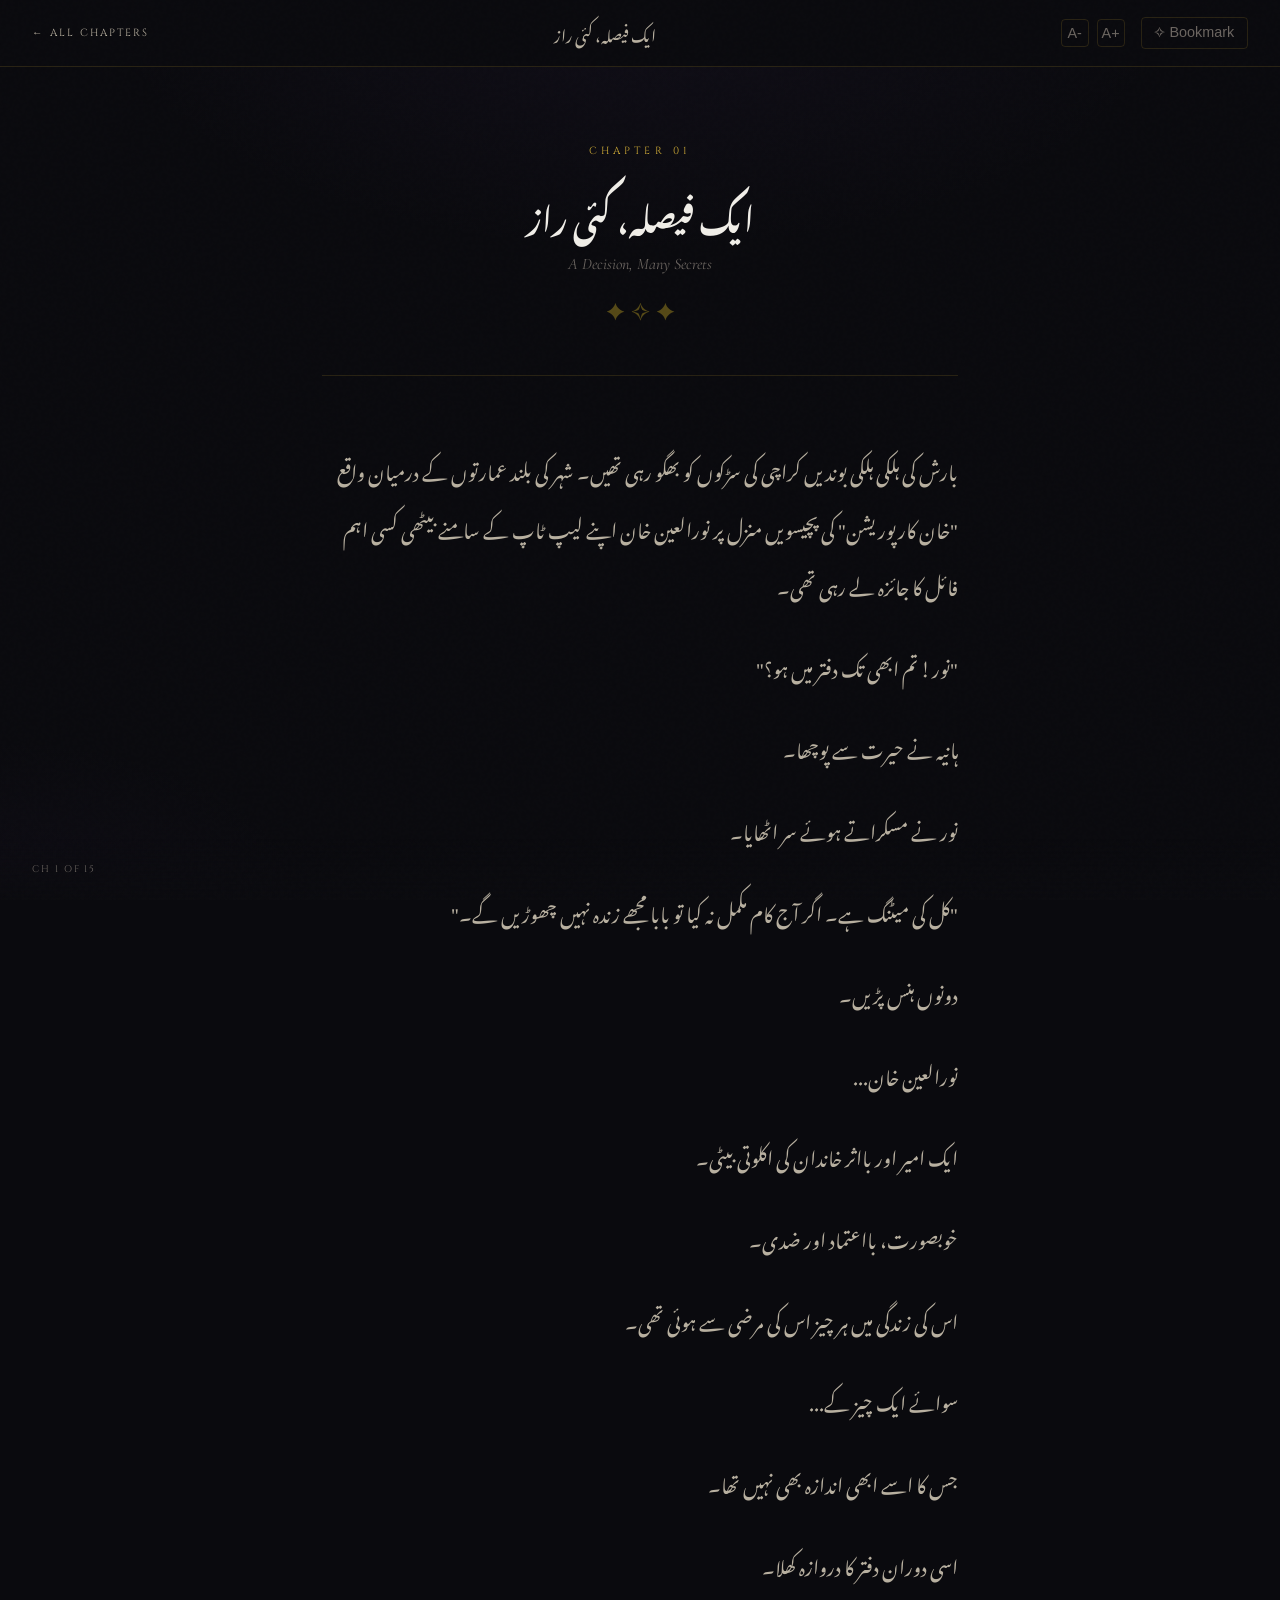
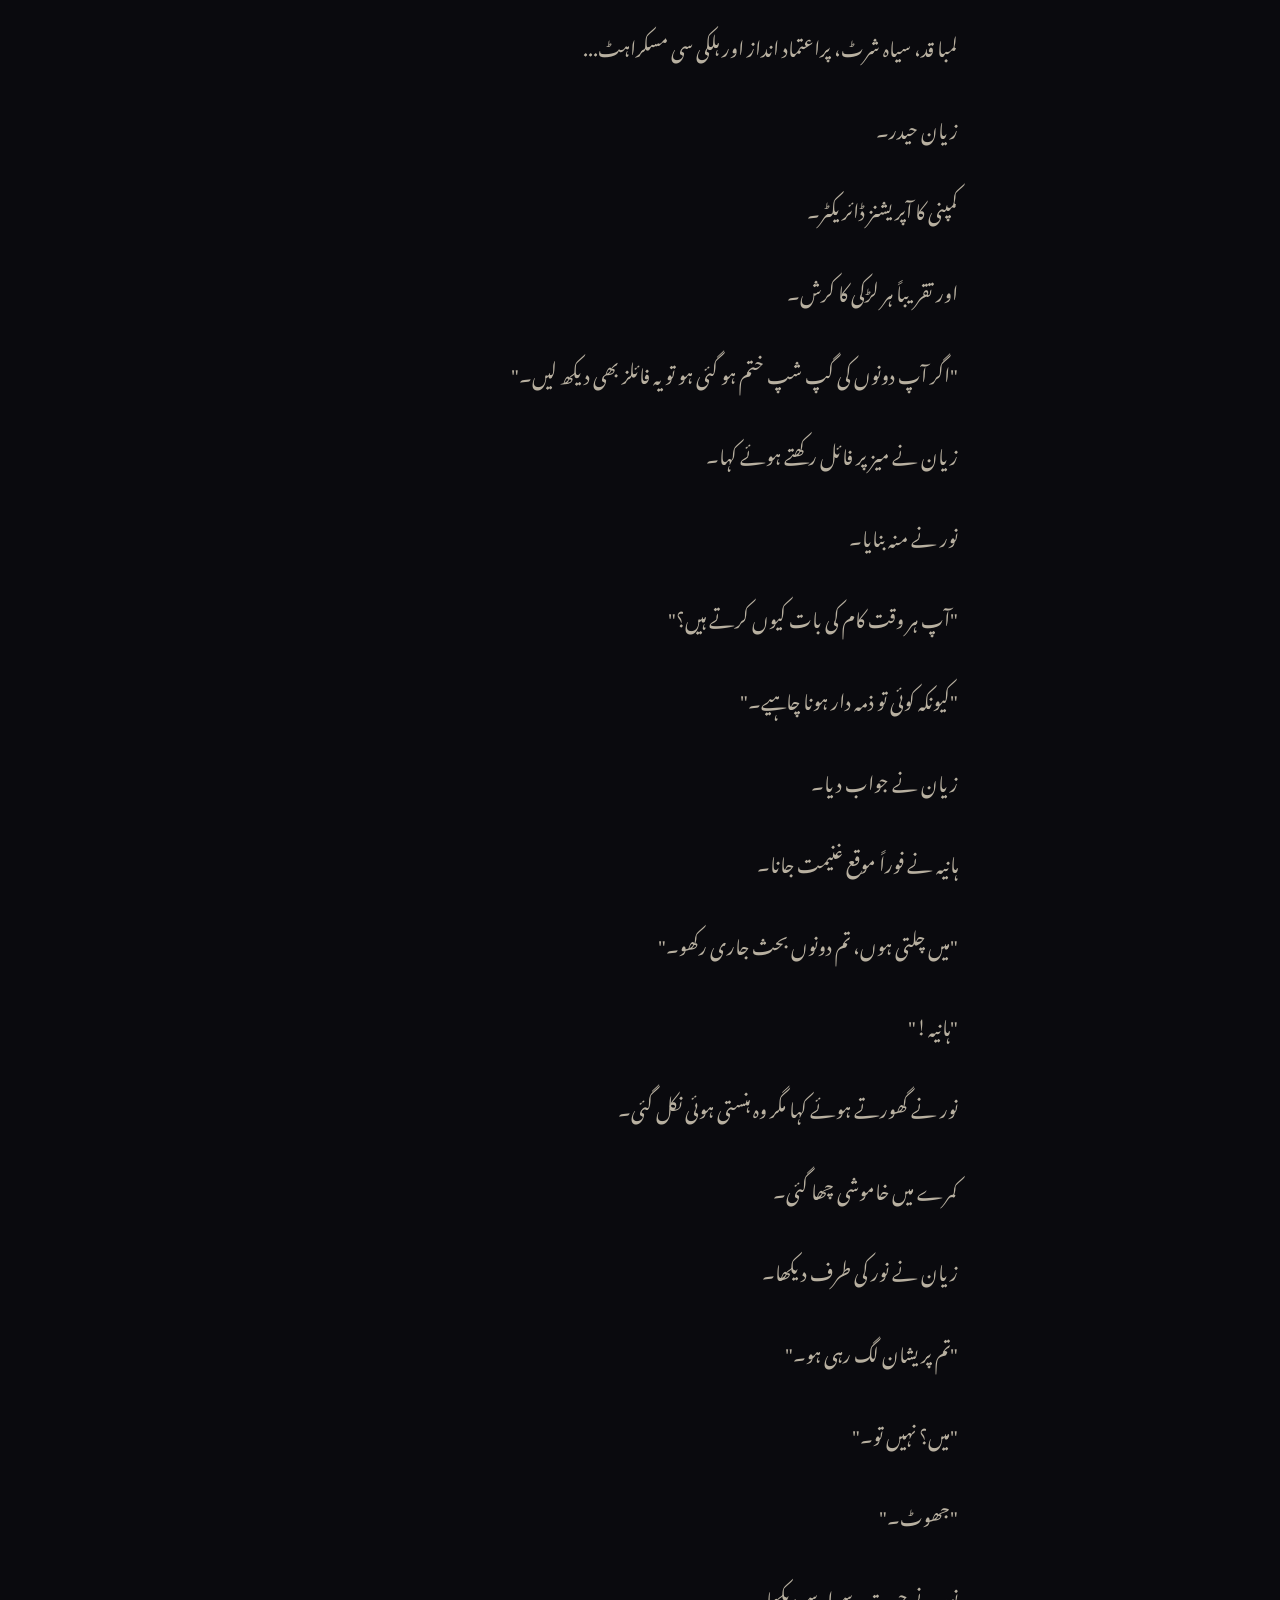
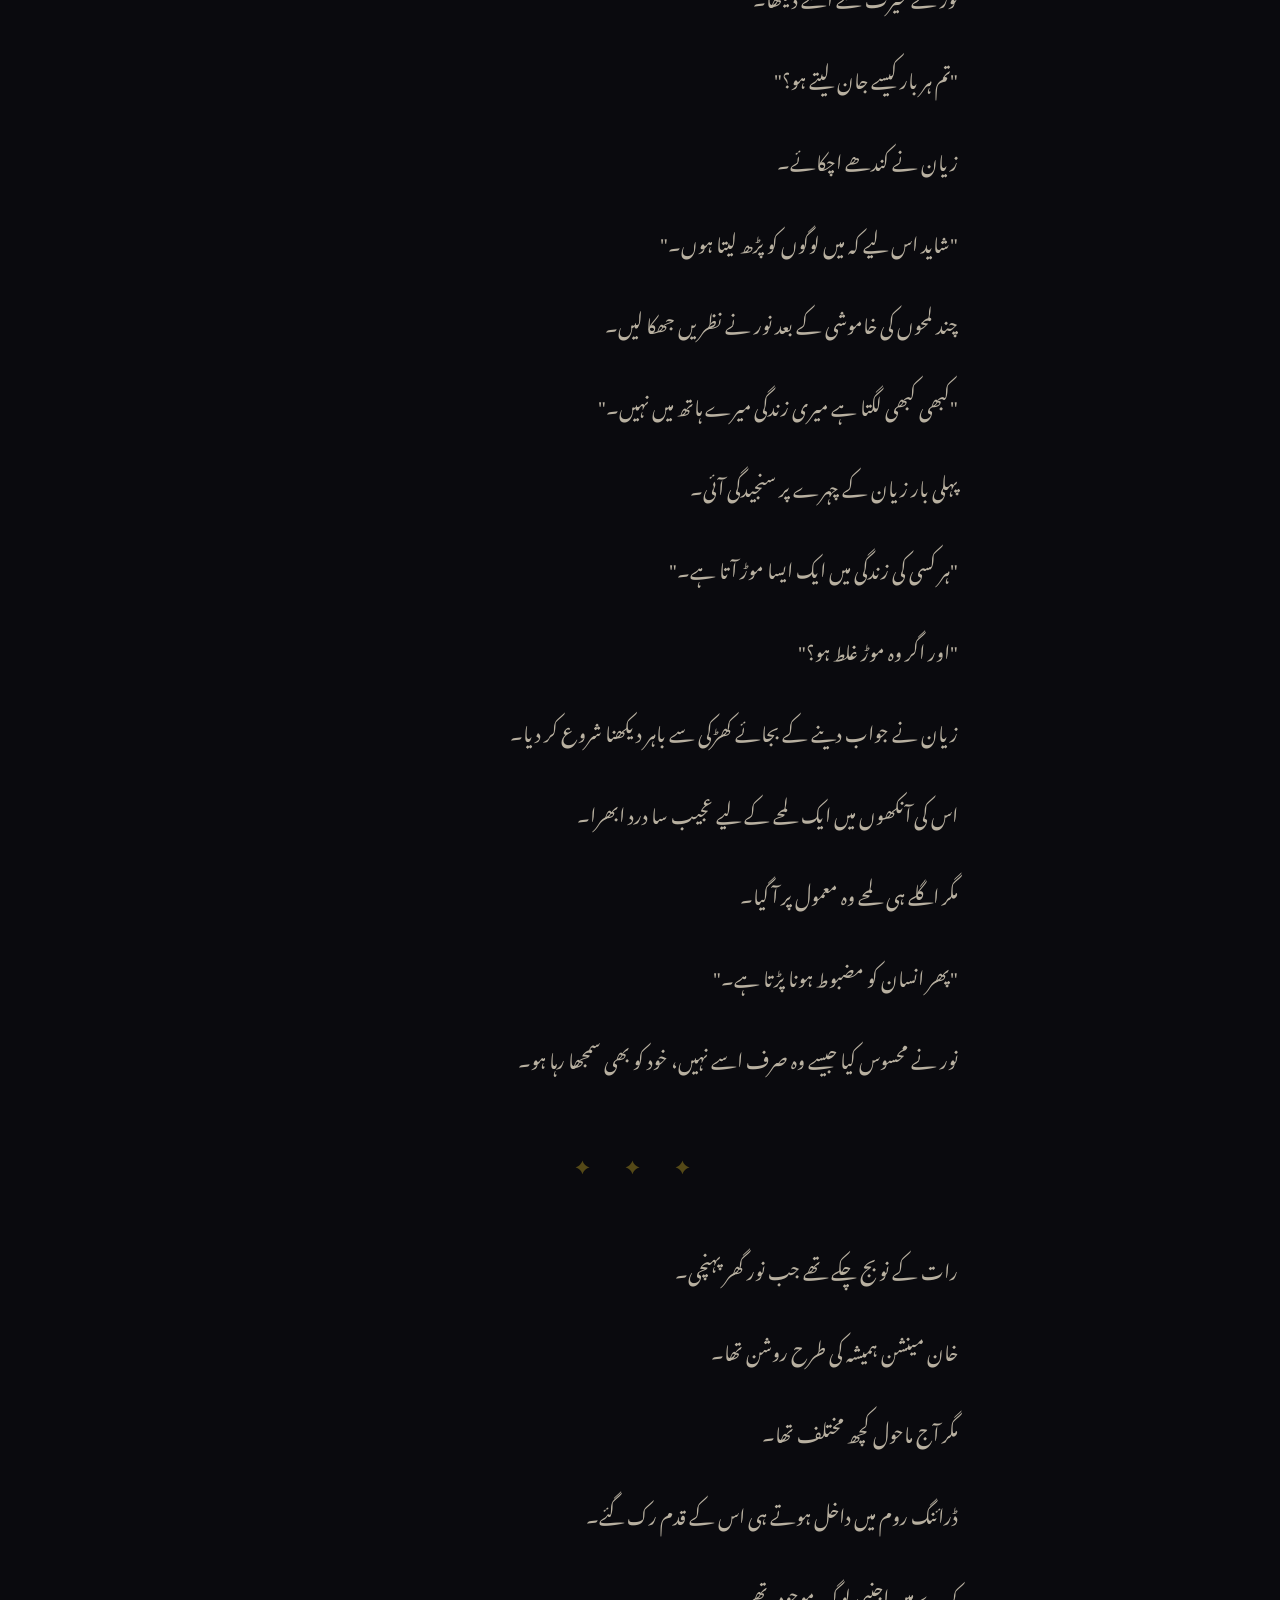
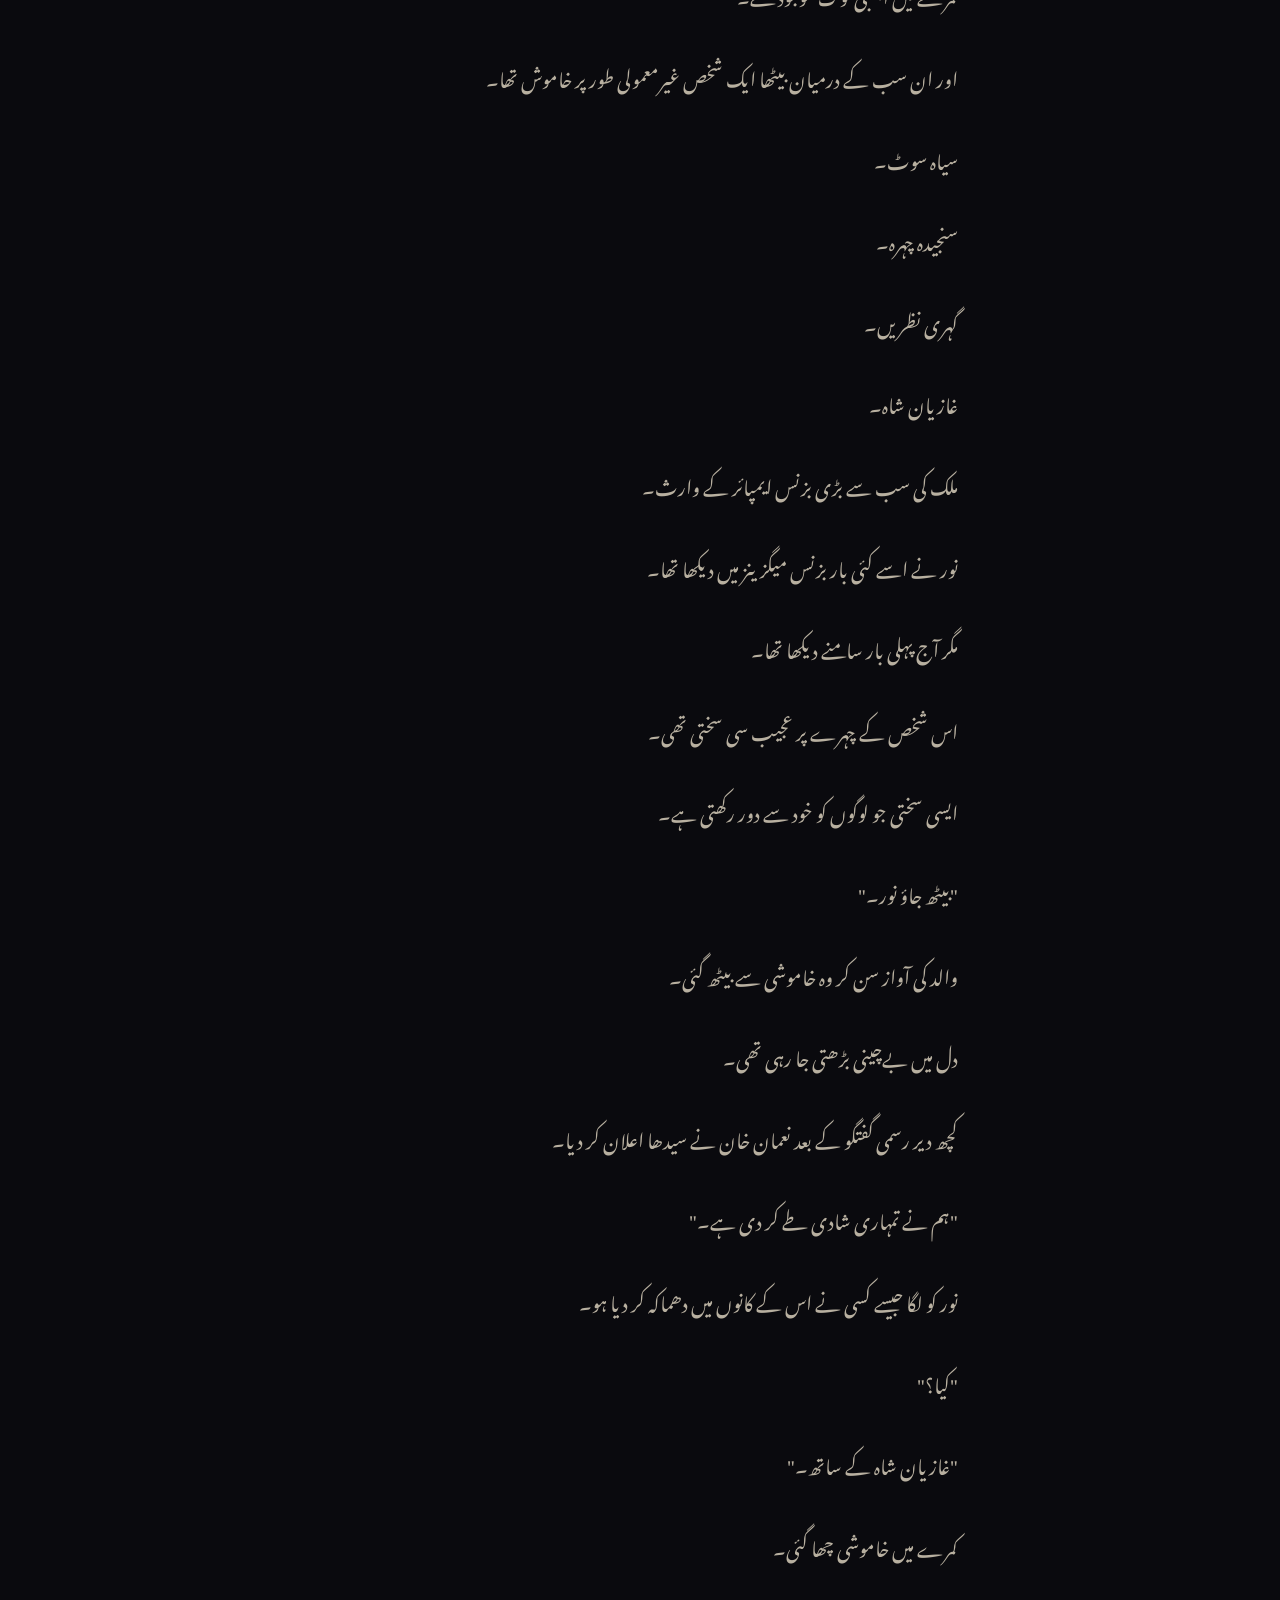
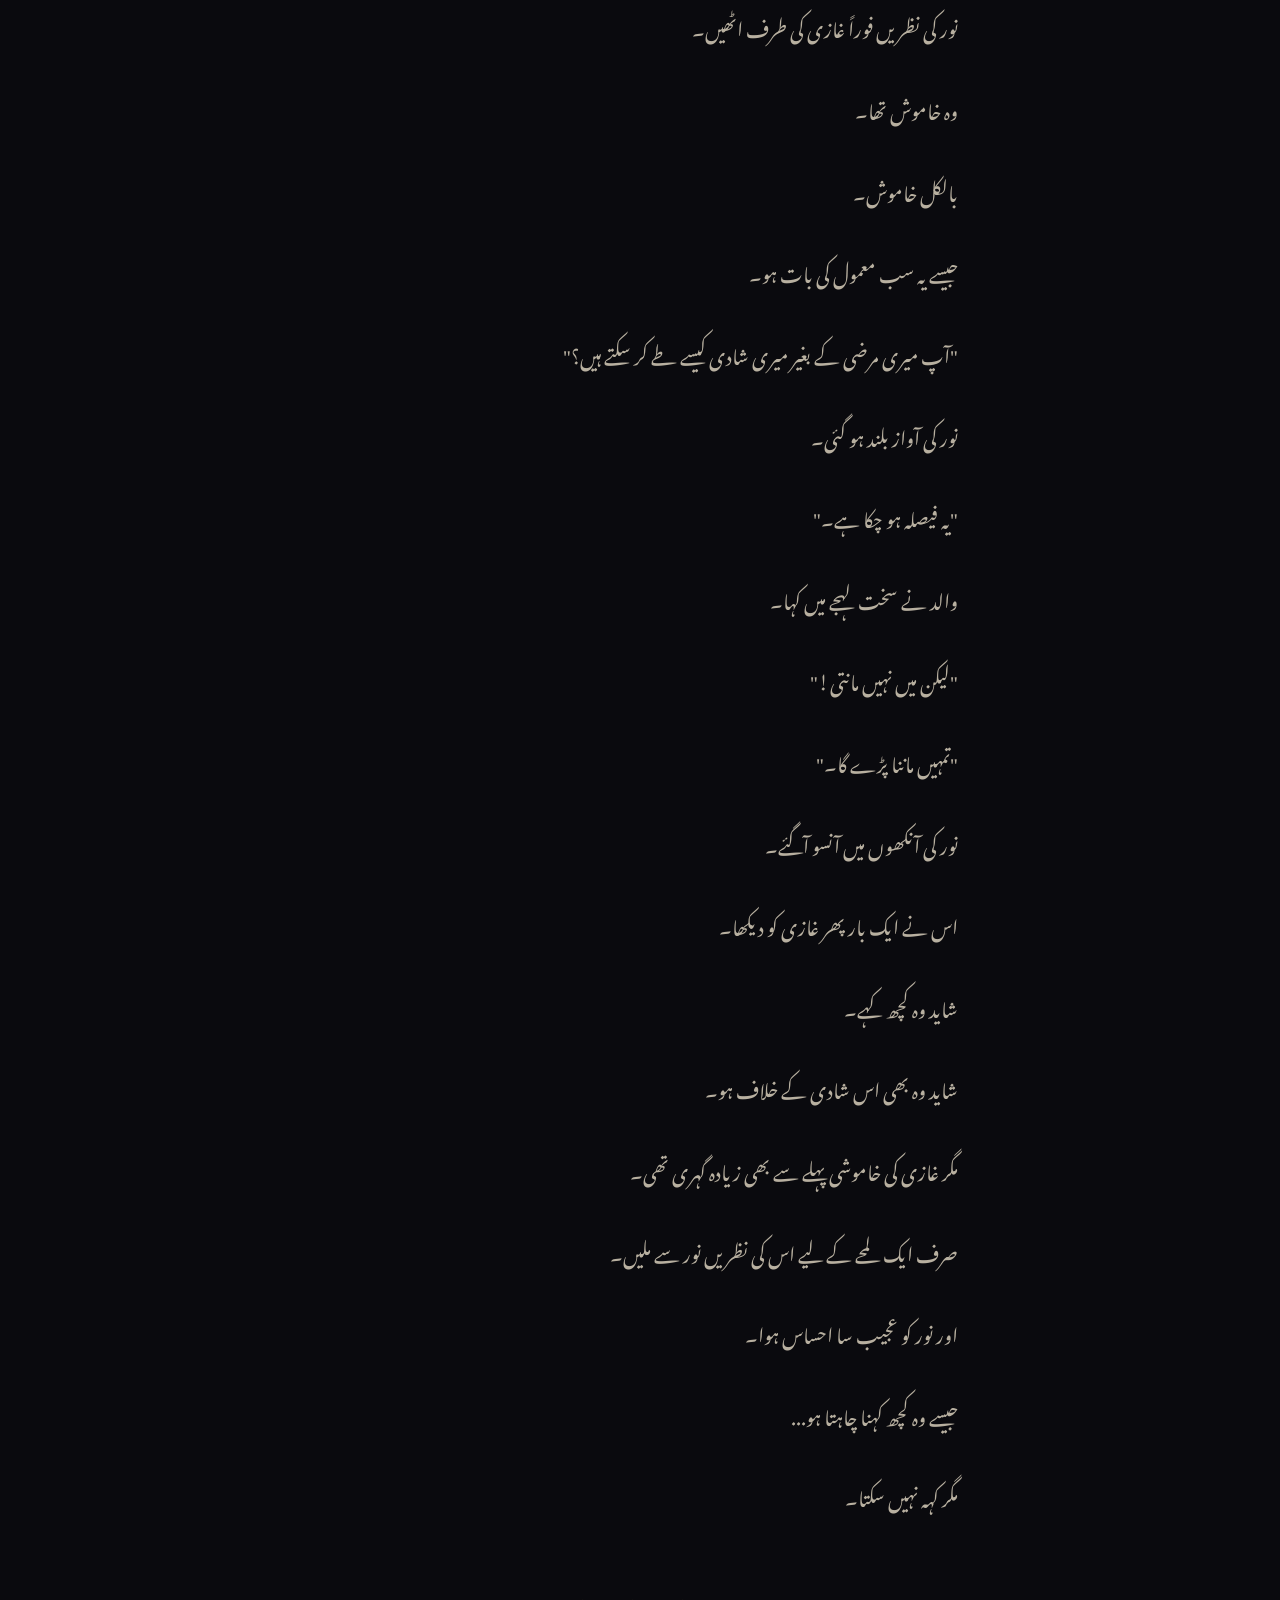
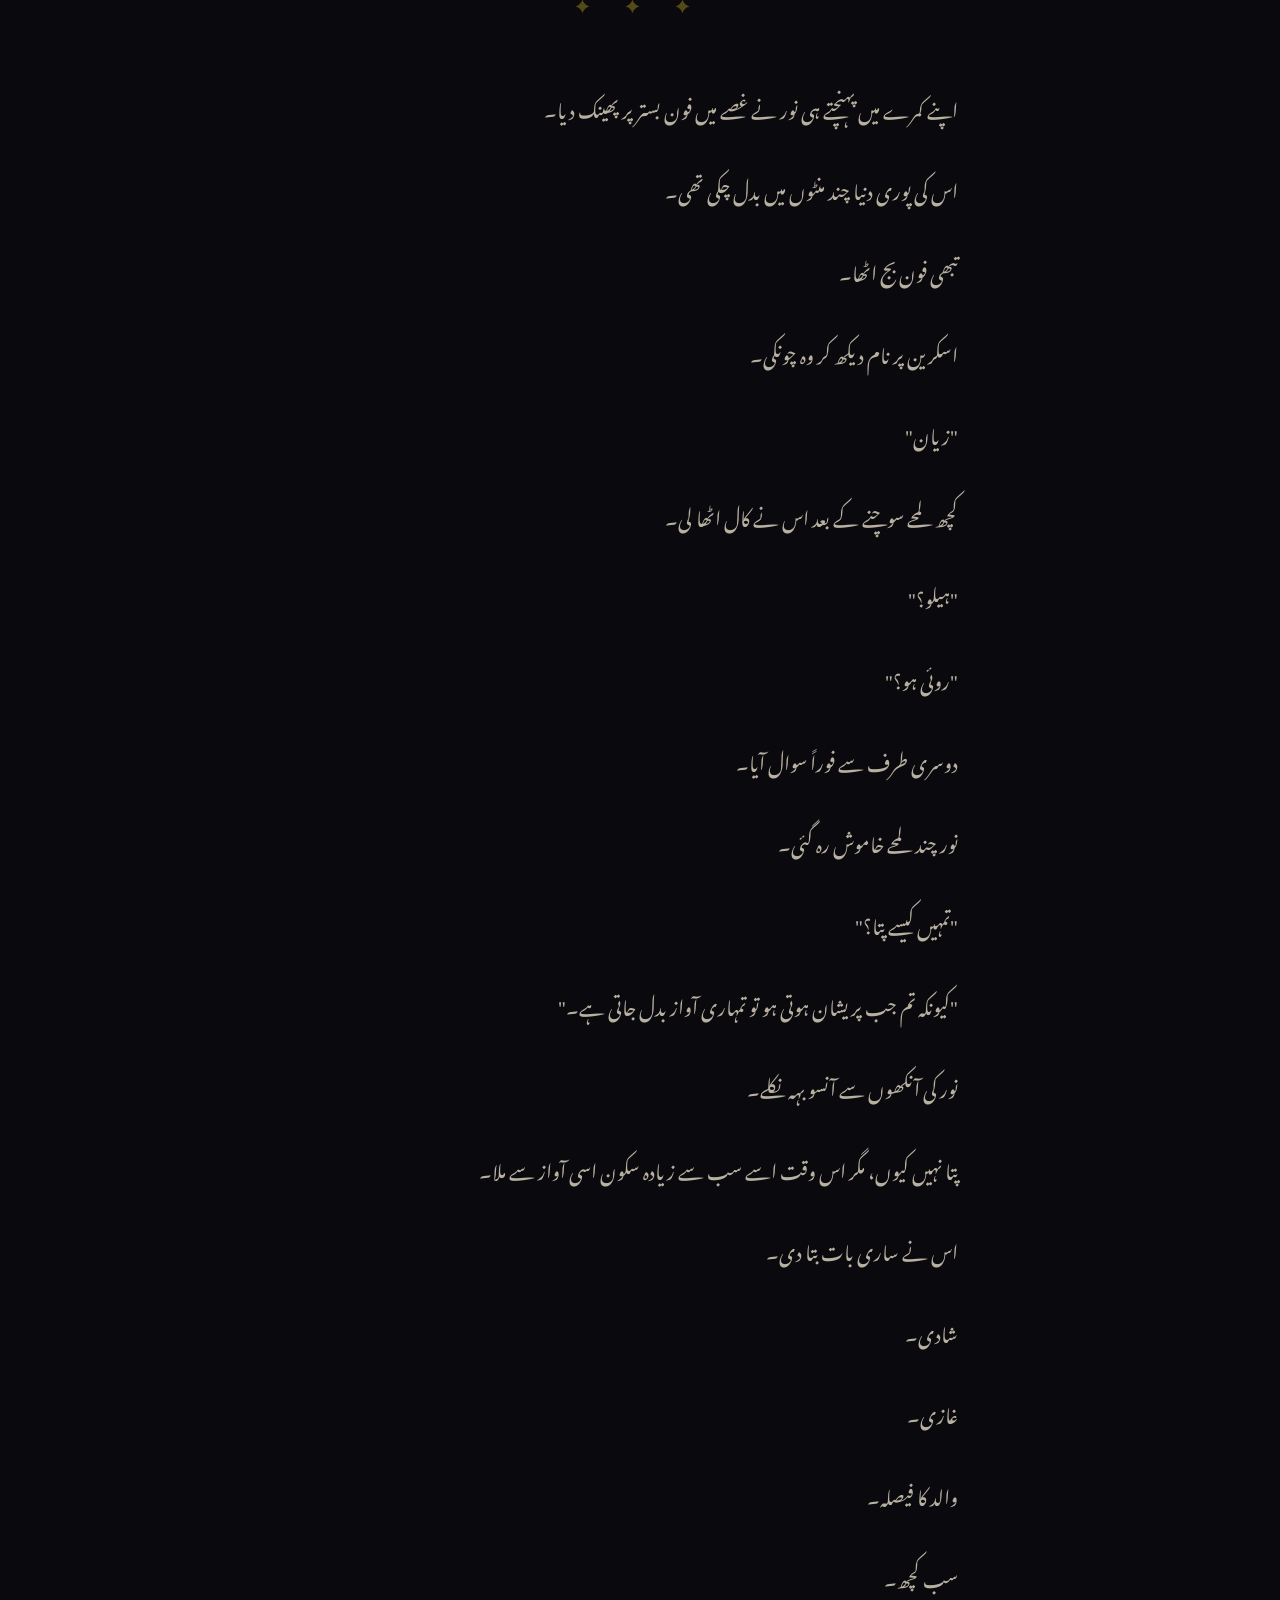
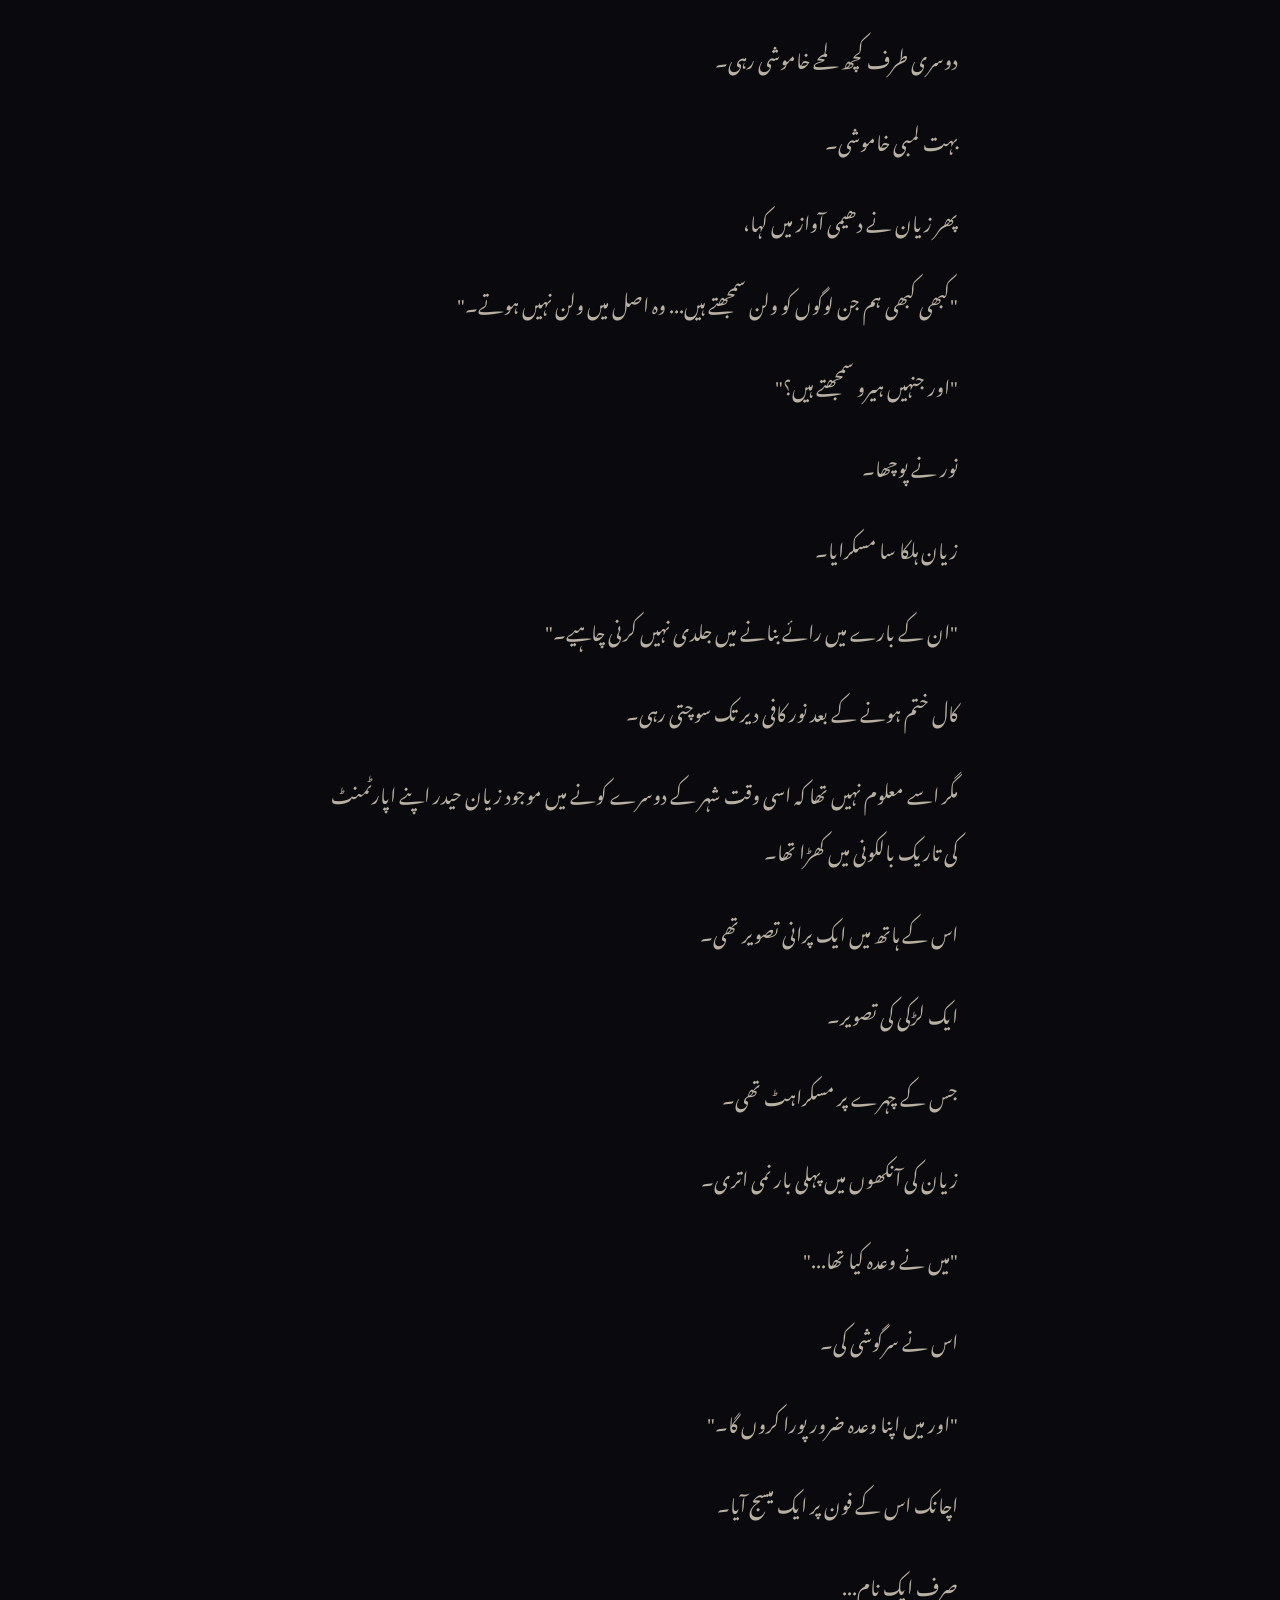
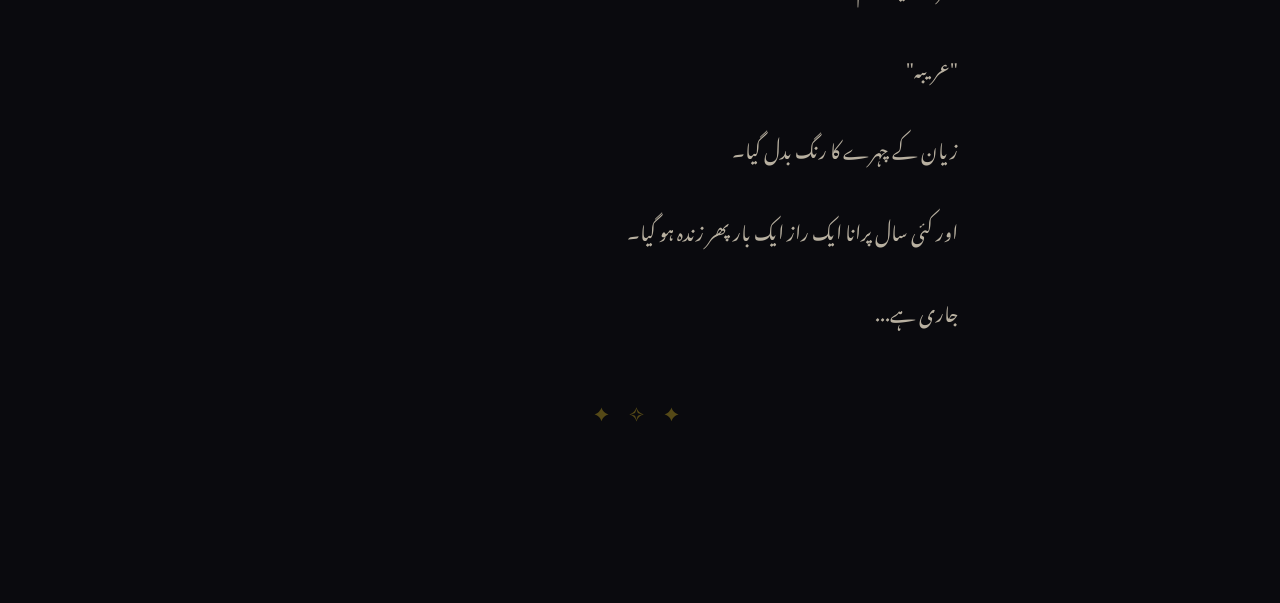
<file: pages/chapter.html>
<!DOCTYPE html>
<html lang="ur" dir="rtl">
<head>
  <meta charset="UTF-8" />
  <meta name="viewport" content="width=device-width, initial-scale=1.0" />
  <title>Reading — Sarab-e-Zeest</title>
  <link rel="preconnect" href="https://fonts.googleapis.com" />
  <link rel="preconnect" href="https://fonts.gstatic.com" crossorigin />
  <link href="https://fonts.googleapis.com/css2?family=Cormorant+Garamond:ital,wght@0,300;0,400;0,600;1,300;1,400&family=Cinzel:wght@400;600;700&family=Noto+Nastaliq+Urdu:wght@400;700&display=swap" rel="stylesheet" />
  <link rel="stylesheet" href="../style.css">
  <style>
    body { background: #0a0a0e; }

    .reader-bg {
      position: fixed;
      inset: 0;
      background:
        radial-gradient(ellipse 60% 40% at 50% 0%, rgba(91,59,138,0.08) 0%, transparent 70%),
        radial-gradient(ellipse 40% 30% at 0% 100%, rgba(91,59,138,0.05) 0%, transparent 60%),
        #0a0a0e;
      z-index: 0;
      pointer-events: none;
    }

    .reader-container { position: relative; z-index: 1; }

    /* Font size controls */
    .font-controls {
      display: flex;
      align-items: center;
      gap: 0.5rem;
      flex-shrink: 0;
    }
    .font-btn {
      background: none;
      border: 1px solid var(--border);
      color: var(--text-muted);
      width: 28px; height: 28px;
      border-radius: 4px;
      cursor: pointer;
      font-size: 0.9rem;
      display: flex;
      align-items: center;
      justify-content: center;
      transition: var(--transition);
    }
    .font-btn:hover { border-color: var(--gold); color: var(--gold); }

    .chapter-not-found {
      text-align: center;
      padding: 10rem 2rem;
      color: var(--text-muted);
    }

    .chapter-body {
      animation: fadeUp 0.6s ease forwards;
    }

    /* Decorative ambiance */
    .reading-ambiance {
      position: fixed;
      bottom: 0; left: 0; right: 0;
      height: 200px;
      background: linear-gradient(0deg, rgba(10,10,14,0.9) 0%, transparent 100%);
      pointer-events: none;
      z-index: 50;
    }
  </style>
</head>
<body>

<div class="reader-bg"></div>
<div id="progressBar" class="progress-bar"></div>

<!-- READER HEADER -->
<div class="reader-header" dir="ltr">
  <a href="chapters.html" class="reader-nav-back">← All Chapters</a>
  <div class="reader-chapter-title" id="headerTitle" dir="rtl">Loading...</div>
  <div class="font-controls">
    <button class="font-btn" id="fontSmaller" title="Smaller text">A-</button>
    <button class="font-btn" id="fontBigger" title="Larger text">A+</button>
  </div>
  <button class="reader-bookmark-btn" id="bookmarkBtn">✧ Bookmark</button>
</div>

<!-- MAIN READER -->
<div class="reader-container">
  <div class="reader-content" id="readerContent">
    <div class="chapter-not-found" id="notFound" style="display:none;">
      <p style="font-family:'Cinzel',serif; color:var(--gold);">Chapter not found.</p>
      <a href="chapters.html" style="color:var(--text-muted);">← Back to chapters</a>
    </div>

    <div id="chapterMain">
      <div class="chapter-header-reader">
        <p class="chapter-number-label" id="chNumLabel">Chapter 01</p>
        <h1 class="chapter-title-reader" id="chUrduTitle" dir="rtl">Loading...</h1>
        <p class="chapter-title-en-reader" id="chEnTitle">Loading...</p>
        <div class="reader-ornament">✦ ✧ ✦</div>
      </div>

      <div class="chapter-body" id="chapterBody" dir="rtl">
        <!-- Content injected by JS -->
      </div>

      <div class="divider-ornament" style="margin-top:4rem;">✦ ✧ ✦</div>
    </div>
  </div>
</div>

<!-- READER FOOTER NAV -->
<div class="reader-footer" dir="ltr">
  
  <span class="reader-page-info" id="pageInfo">Ch 1 of 15</span>

</div>

<script src="../js/chapters.js"></script>
<script src="../js/main.js"></script>
<script>
  // --- Get chapter number from URL ---
  const params = new URLSearchParams(window.location.search);
  let currentNum = parseInt(params.get('ch')) || 1;
  let fontSize = 1.2; // rem

  function loadChapter(num) {
    if (!CHAPTERS || num < 1 || num > CHAPTERS.length) {
      document.getElementById('notFound').style.display = 'block';
      document.getElementById('chapterMain').style.display = 'none';
      return;
    }

    const ch = CHAPTERS[num - 1];
    currentNum = num;

    // Update URL without reload
    const newUrl = `chapter.html?ch=${num}`;
    window.history.replaceState({}, '', newUrl);

    // Update UI
    document.title = `${ch.urdu} — Sarab-e-Zeest`;
    document.getElementById('headerTitle').textContent = ch.urdu;
    document.getElementById('chNumLabel').textContent = `Chapter ${String(num).padStart(2, '0')}`;
    document.getElementById('chUrduTitle').textContent = ch.urdu;
    document.getElementById('chEnTitle').textContent = ch.english;
    document.getElementById('chapterBody').innerHTML = ch.content;
    document.getElementById('pageInfo').textContent = `Ch ${num} of ${CHAPTERS.length}`;

    // Prev/Next
    document.getElementById('prevBtn').disabled = num === 1;
    document.getElementById('nextBtn').disabled = num === CHAPTERS.length;

    // Save last read
    setLastRead(num, ch.urdu);

    // Update bookmark button
    updateBookmarkBtn(num);

    // Scroll to top
    window.scrollTo({ top: 0, behavior: 'smooth' });

    // Animate content
    const body = document.getElementById('chapterBody');
    body.style.opacity = '0';
    body.style.transform = 'translateY(20px)';
    setTimeout(() => {
      body.style.transition = 'opacity 0.6s ease, transform 0.6s ease';
      body.style.opacity = '1';
      body.style.transform = 'translateY(0)';
    }, 100);
  }

  function navigate(dir) {
    const newNum = currentNum + dir;
    if (newNum >= 1 && newNum <= CHAPTERS.length) {
      loadChapter(newNum);
    }
  }

  // --- Font size controls ---
  document.getElementById('fontBigger').addEventListener('click', () => {
    fontSize = Math.min(fontSize + 0.1, 1.8);
    document.getElementById('chapterBody').style.fontSize = fontSize + 'rem';
  });

  document.getElementById('fontSmaller').addEventListener('click', () => {
    fontSize = Math.max(fontSize - 0.1, 0.9);
    document.getElementById('chapterBody').style.fontSize = fontSize + 'rem';
  });

  // --- Bookmark button ---
  document.getElementById('bookmarkBtn').addEventListener('click', () => {
    const ch = CHAPTERS[currentNum - 1];
    if (ch) toggleBookmark(currentNum, ch.urdu);
  });

  // --- Keyboard nav ---
  document.addEventListener('keydown', (e) => {
    if (e.key === 'ArrowRight') navigate(-1);
    if (e.key === 'ArrowLeft') navigate(1);
  });

  // --- Init ---
  loadChapter(currentNum);
</script>
</body>
</html>
</file>
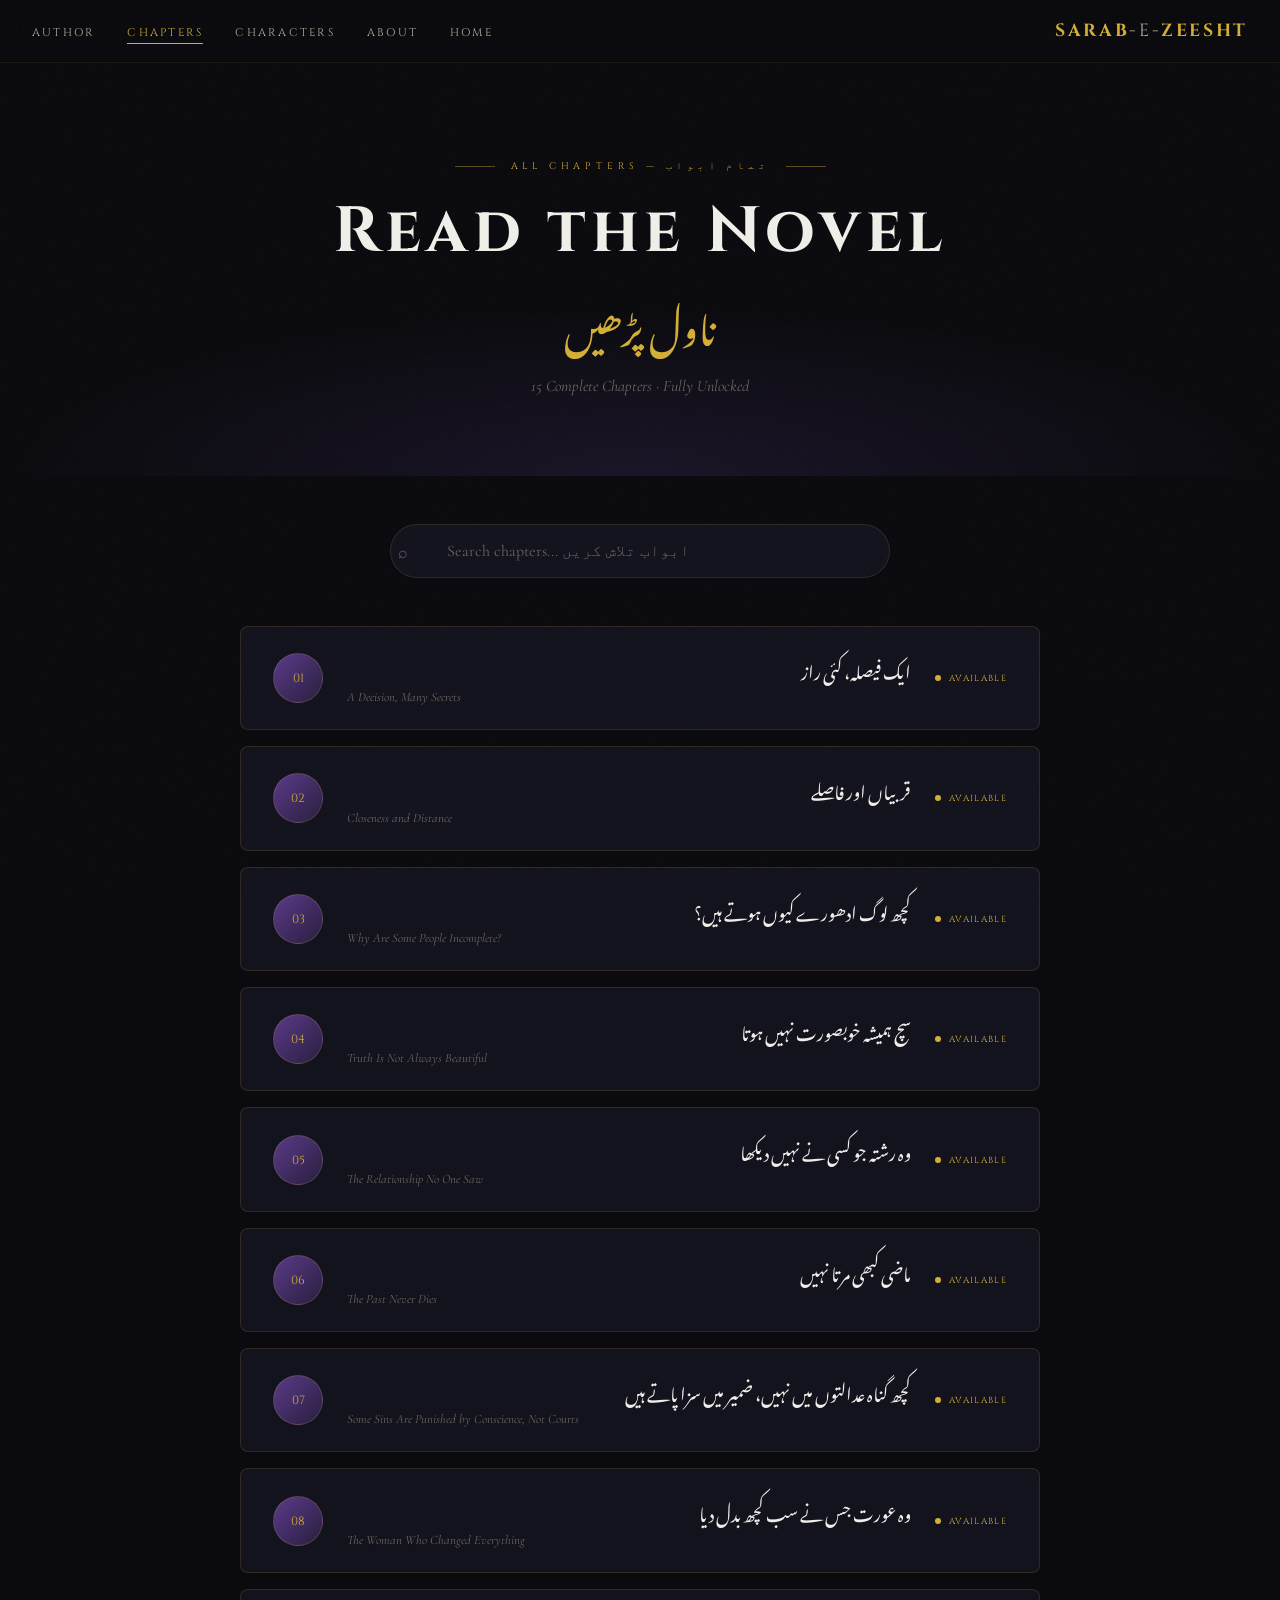
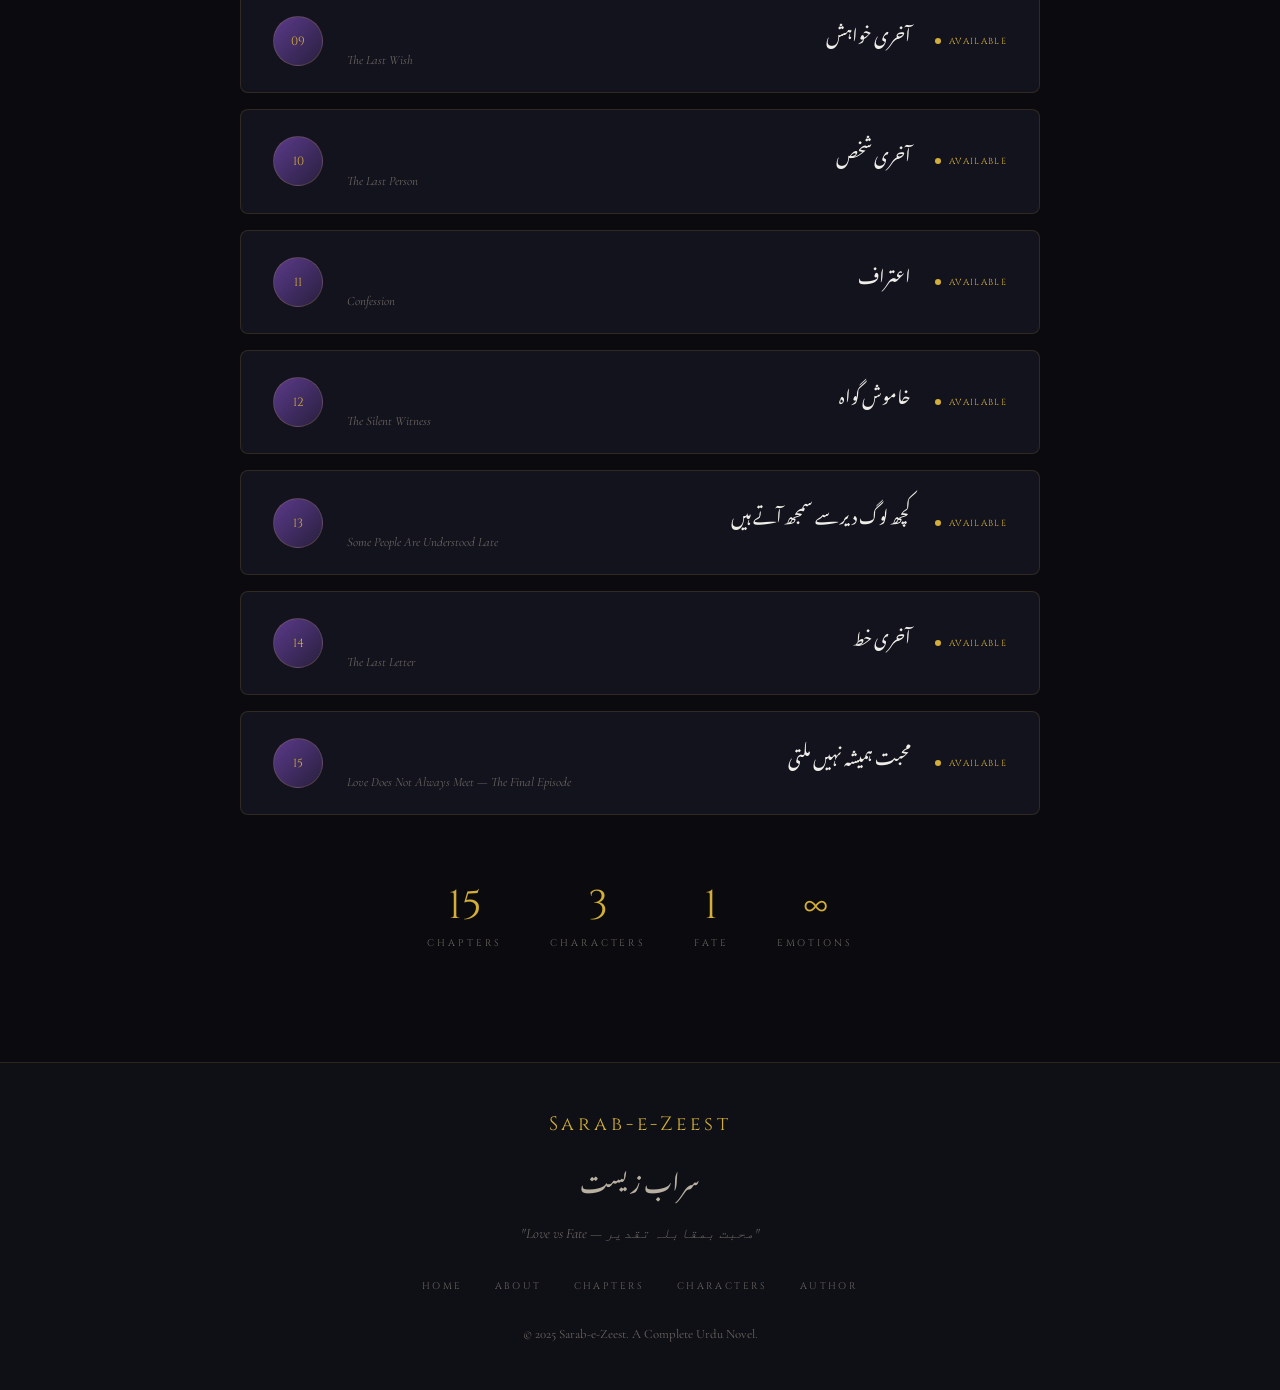
<file: pages/chapters.html>
<!DOCTYPE html>
<html lang="ur" dir="rtl">
<head>
  <meta charset="UTF-8" />
  <meta name="viewport" content="width=device-width, initial-scale=1.0" />
  <title>Chapters — Sarab-e-Zeest</title>
  <link rel="preconnect" href="https://fonts.googleapis.com" />
  <link rel="preconnect" href="https://fonts.gstatic.com" crossorigin />
  <link href="https://fonts.googleapis.com/css2?family=Cormorant+Garamond:ital,wght@0,300;0,400;0,600;1,300;1,400&family=Cinzel:wght@400;600;700&family=Noto+Nastaliq+Urdu:wght@400;700&display=swap" rel="stylesheet" />
  <link rel="stylesheet" href="../style.css">
</head>
<body>

<nav id="navbar">
  <a href="../index.html" class="nav-logo">Sarab<span>-e-</span>Zeesht</a>
  <ul class="nav-links">
    <li><a href="../index.html">Home</a></li>
    <li><a href="about.html">About</a></li>
    <li><a href="characters.html">Characters</a></li>
    <li><a href="chapters.html" class="active">Chapters</a></li>
    <li><a href="author.html">Author</a></li>
  </ul>
  <button class="hamburger" id="hamburger"><span></span><span></span><span></span></button>
</nav>

<div class="mobile-menu" id="mobileMenu">
  <button class="mobile-close" id="mobileClose">✕</button>
  <a href="../index.html">Home</a>
  <a href="about.html">About</a>
  <a href="characters.html">Characters</a>
  <a href="chapters.html">Chapters</a>
  <a href="author.html">Author</a>
</div>

<div class="page-hero">
  <div class="page-hero-bg"></div>
  <div class="page-hero-content fade-in" dir="ltr">
    <p class="section-label" style="justify-content:center;">All Chapters — تمام ابواب</p>
    <h1 class="page-title">Read the Novel</h1>
    <p class="page-title-urdu" dir="rtl">ناول پڑھیں</p>
    <p class="page-subtitle">15 Complete Chapters · Fully Unlocked</p>
  </div>
</div>

<section class="chapters-section">
  <div class="section-inner" dir="ltr">

    <!-- SEARCH -->
    <div class="chapters-search">
      <span class="search-icon">⌕</span>
      <input
        type="text"
        class="search-input"
        id="chapterSearch"
        placeholder="Search chapters... ابواب تلاش کریں"
        dir="auto"
      />
    </div>

    <!-- CHAPTER LIST -->
    <div class="chapters-grid" id="chaptersGrid"></div>

    <!-- STATS -->
    <div style="display:flex; justify-content:center; gap:3rem; margin-top:4rem; flex-wrap:wrap;" class="fade-in">
      <div style="text-align:center;">
        <div style="font-family:'Cinzel',serif; font-size:2.5rem; color:var(--gold); margin-bottom:0.25rem;">15</div>
        <div style="font-family:'Cinzel',serif; font-size:0.6rem; letter-spacing:0.3em; text-transform:uppercase; color:var(--text-muted);">Chapters</div>
      </div>
      <div style="text-align:center;">
        <div style="font-family:'Cinzel',serif; font-size:2.5rem; color:var(--gold); margin-bottom:0.25rem;">3</div>
        <div style="font-family:'Cinzel',serif; font-size:0.6rem; letter-spacing:0.3em; text-transform:uppercase; color:var(--text-muted);">Characters</div>
      </div>
      <div style="text-align:center;">
        <div style="font-family:'Cinzel',serif; font-size:2.5rem; color:var(--gold); margin-bottom:0.25rem;">1</div>
        <div style="font-family:'Cinzel',serif; font-size:0.6rem; letter-spacing:0.3em; text-transform:uppercase; color:var(--text-muted);">Fate</div>
      </div>
      <div style="text-align:center;">
        <div style="font-family:'Cinzel',serif; font-size:2.5rem; color:var(--gold); margin-bottom:0.25rem;">∞</div>
        <div style="font-family:'Cinzel',serif; font-size:0.6rem; letter-spacing:0.3em; text-transform:uppercase; color:var(--text-muted);">Emotions</div>
      </div>
    </div>
  </div>
</section>

<footer dir="ltr">
  <div class="footer-logo">Sarab-e-Zeest</div>
  <span class="footer-logo-urdu" dir="rtl">سراب زیست</span>
  <p class="footer-tagline">"Love vs Fate — محبت بمقابلہ تقدیر"</p>
  <ul class="footer-links">
    <li><a href="../index.html">Home</a></li>
    <li><a href="about.html">About</a></li>
    <li><a href="chapters.html">Chapters</a></li>
    <li><a href="characters.html">Characters</a></li>
    <li><a href="author.html">Author</a></li>
  </ul>
  <p class="footer-copy">© 2025 Sarab-e-Zeest. A Complete Urdu Novel.</p>
</footer>

<script src="../js/chapters.js"></script>
<script src="../js/main.js"></script>
<script>
  const grid = document.getElementById('chaptersGrid');
  if (grid && typeof CHAPTERS !== 'undefined') {
    CHAPTERS.forEach((ch, i) => {
      const a = document.createElement('a');
      a.href = `chapter.html?ch=${ch.num}`;
      a.className = 'chapter-card fade-in';
      a.style.animationDelay = `${i * 0.04}s`;
      a.innerHTML = `
        <div class="chapter-number-badge">${String(ch.num).padStart(2,'0')}</div>
        <div class="chapter-card-content">
          <div class="chapter-urdu-name">${ch.urdu}</div>
          <div class="chapter-en-name">${ch.english}</div>
        </div>
        <div class="chapter-status">
          <div class="status-dot"></div>
          Available
        </div>
      `;
      grid.appendChild(a);
    });

    // Observe new elements
    setTimeout(() => {
      document.querySelectorAll('.fade-in:not(.visible)').forEach(el => observer.observe(el));
    }, 100);
  }
</script>
</body>
</html>
</file>
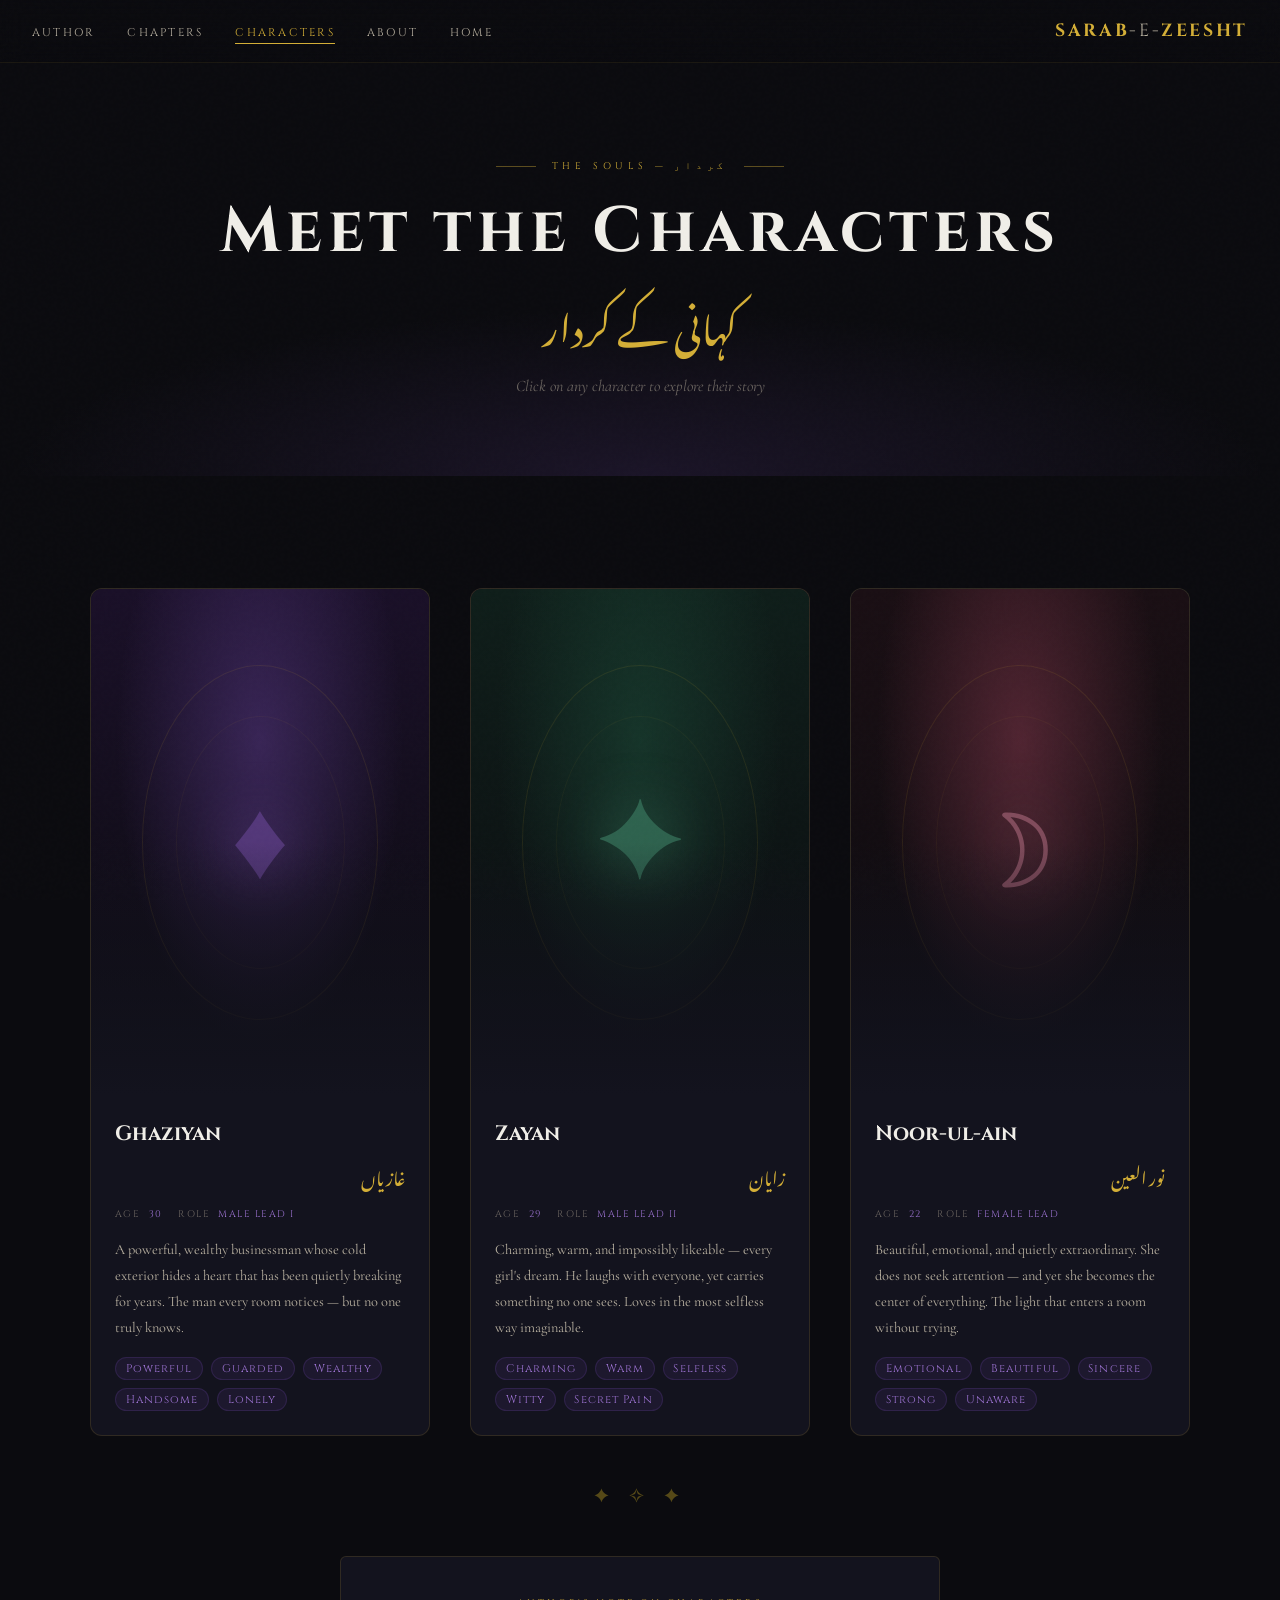
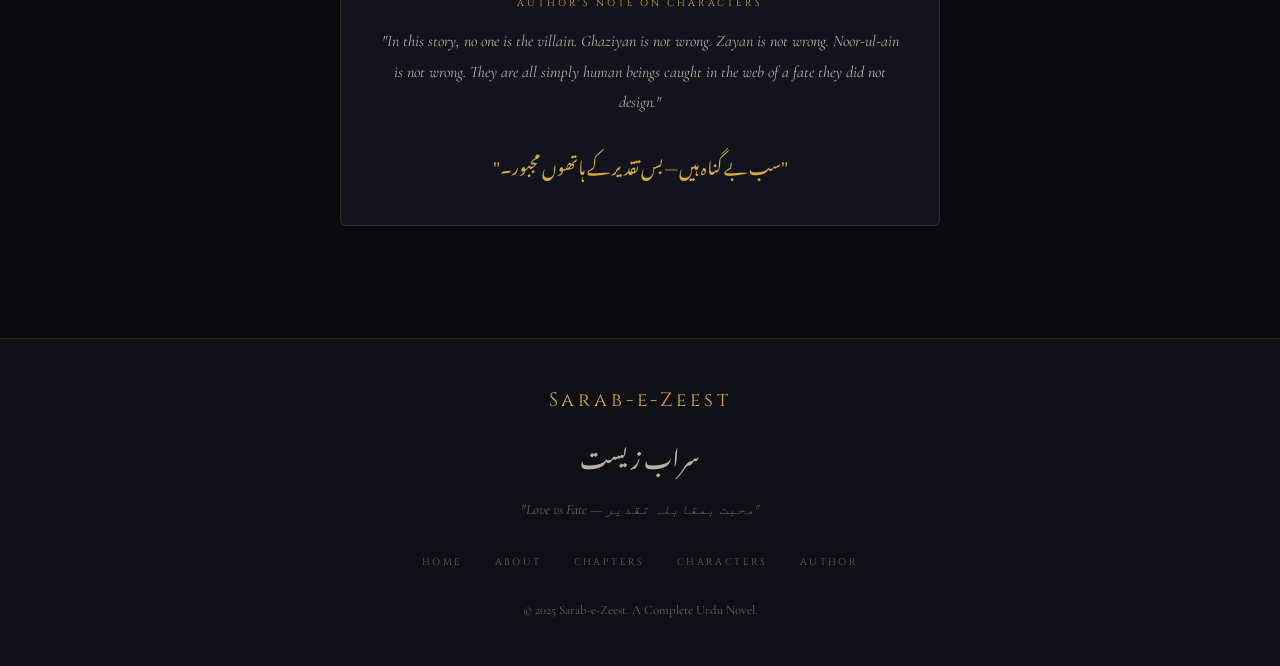
<file: pages/characters.html>
<!DOCTYPE html>
<html lang="ur" dir="rtl">
<head>
  <meta charset="UTF-8" />
  <meta name="viewport" content="width=device-width, initial-scale=1.0" />
  <title>Characters — Sarab-e-Zeest</title>
  <link rel="preconnect" href="https://fonts.googleapis.com" />
  <link rel="preconnect" href="https://fonts.gstatic.com" crossorigin />
  <link href="https://fonts.googleapis.com/css2?family=Cormorant+Garamond:ital,wght@0,300;0,400;0,600;1,300;1,400&family=Cinzel:wght@400;600;700&family=Noto+Nastaliq+Urdu:wght@400;700&display=swap" rel="stylesheet" />
  <link rel="stylesheet" href="../style.css">
  <style>
    .char-modal {
      display: none;
      position: fixed;
      inset: 0;
      background: rgba(11,11,15,0.95);
      z-index: 2000;
      align-items: center;
      justify-content: center;
      padding: 2rem;
      backdrop-filter: blur(10px);
    }
    .char-modal.open { display: flex; }
    .char-modal-inner {
      background: var(--bg-card);
      border: 1px solid var(--border-glow);
      border-radius: 16px;
      padding: 3rem;
      max-width: 600px;
      width: 100%;
      position: relative;
      animation: fadeUp 0.4s ease forwards;
      max-height: 90vh;
      overflow-y: auto;
    }
    .modal-close {
      position: absolute;
      top: 1rem; right: 1.5rem;
      background: none;
      border: none;
      color: var(--text-muted);
      font-size: 1.5rem;
      cursor: pointer;
      transition: var(--transition);
    }
    .modal-close:hover { color: var(--gold); }
    .modal-portrait {
      width: 100px; height: 100px;
      border-radius: 50%;
      display: flex; align-items: center; justify-content: center;
      font-size: 3rem;
      margin: 0 auto 1.5rem;
      border: 2px solid var(--border-glow);
    }
    .modal-name {
      font-family: 'Cinzel', serif;
      font-size: 1.8rem;
      color: var(--text-primary);
      text-align: center;
      margin-bottom: 0.25rem;
    }
    .modal-name-urdu {
      font-family: 'Noto Nastaliq Urdu', serif;
      font-size: 1.4rem;
      color: var(--gold);
      direction: rtl;
      text-align: center;
      display: block;
      margin-bottom: 1.5rem;
      line-height: 2;
    }
    .modal-divider { height: 1px; background: var(--border); margin: 1.5rem 0; }
    .modal-body { color: var(--text-secondary); font-size: 0.95rem; line-height: 1.9; direction: ltr; }
    .modal-body p { margin-bottom: 1rem; }
    .modal-quote {
      font-family: 'Noto Nastaliq Urdu', serif;
      font-size: 1.1rem;
      color: var(--gold);
      direction: rtl;
      text-align: right;
      line-height: 2.5;
      padding: 1rem 1.5rem;
      border: 1px solid var(--border);
      border-right: 3px solid var(--gold);
      background: var(--bg-elevated);
      border-radius: 0 4px 4px 0;
      margin-top: 1.5rem;
    }
  </style>
</head>
<body>

<nav id="navbar">
  <a href="../index.html" class="nav-logo">Sarab<span>-e-</span>Zeesht</a>
  <ul class="nav-links">
    <li><a href="../index.html">Home</a></li>
    <li><a href="about.html">About</a></li>
    <li><a href="characters.html" class="active">Characters</a></li>
    <li><a href="chapters.html">Chapters</a></li>
    <li><a href="author.html">Author</a></li>
  </ul>
  <button class="hamburger" id="hamburger"><span></span><span></span><span></span></button>
</nav>

<div class="mobile-menu" id="mobileMenu">
  <button class="mobile-close" id="mobileClose">✕</button>
  <a href="../index.html">Home</a>
  <a href="about.html">About</a>
  <a href="characters.html">Characters</a>
  <a href="chapters.html">Chapters</a>
  <a href="author.html">Author</a>
</div>

<div class="page-hero">
  <div class="page-hero-bg"></div>
  <div class="page-hero-content fade-in" dir="ltr">
    <p class="section-label" style="justify-content:center;">The Souls — کردار</p>
    <h1 class="page-title">Meet the Characters</h1>
    <p class="page-title-urdu" dir="rtl">کہانی کے کردار</p>
    <p class="page-subtitle">Click on any character to explore their story</p>
  </div>
</div>

<section class="characters-section">
  <div class="section-inner">
    <div class="chars-full-grid" dir="ltr">

      <!-- GHAZIYAN -->
      <div class="char-card-full fade-in" onclick="openModal('ghaziyan')">
        <div class="char-full-image">
          <div class="char-portrait char-portrait-ghaziyan">
            <div class="portrait-rings"></div>
            <div class="portrait-icon" style="color:#7b52b0;">♦</div>
            <div class="char-overlay"></div>
          </div>
        </div>
        <div class="char-full-info">
          <h3 class="char-full-name">Ghaziyan</h3>
          <span class="char-full-name-urdu">غازیاں</span>
          <div class="char-meta">
            <span class="char-meta-item">Age <span>30</span></span>
            <span class="char-meta-item">Role <span>Male Lead I</span></span>
          </div>
          <p class="char-desc">A powerful, wealthy businessman whose cold exterior hides a heart that has been quietly breaking for years. The man every room notices — but no one truly knows.</p>
          <div class="char-traits">
            <span class="trait">Powerful</span>
            <span class="trait">Guarded</span>
            <span class="trait">Wealthy</span>
            <span class="trait">Handsome</span>
            <span class="trait">Lonely</span>
          </div>
        </div>
      </div>

      <!-- ZAYAN -->
      <div class="char-card-full fade-in" onclick="openModal('zayan')">
        <div class="char-full-image">
          <div class="char-portrait char-portrait-zayan">
            <div class="portrait-rings"></div>
            <div class="portrait-icon" style="color:#4a9b7a;">✦</div>
            <div class="char-overlay"></div>
          </div>
        </div>
        <div class="char-full-info">
          <h3 class="char-full-name">Zayan</h3>
          <span class="char-full-name-urdu">زایان</span>
          <div class="char-meta">
            <span class="char-meta-item">Age <span>29</span></span>
            <span class="char-meta-item">Role <span>Male Lead II</span></span>
          </div>
          <p class="char-desc">Charming, warm, and impossibly likeable — every girl's dream. He laughs with everyone, yet carries something no one sees. Loves in the most selfless way imaginable.</p>
          <div class="char-traits">
            <span class="trait">Charming</span>
            <span class="trait">Warm</span>
            <span class="trait">Selfless</span>
            <span class="trait">Witty</span>
            <span class="trait">Secret Pain</span>
          </div>
        </div>
      </div>

      <!-- NOOR-UL-AIN -->
      <div class="char-card-full fade-in" onclick="openModal('noor')">
        <div class="char-full-image">
          <div class="char-portrait char-portrait-noor">
            <div class="portrait-rings"></div>
            <div class="portrait-icon" style="color:#c47a90;">☽</div>
            <div class="char-overlay"></div>
          </div>
        </div>
        <div class="char-full-info">
          <h3 class="char-full-name">Noor-ul-ain</h3>
          <span class="char-full-name-urdu">نور العین</span>
          <div class="char-meta">
            <span class="char-meta-item">Age <span>22</span></span>
            <span class="char-meta-item">Role <span>Female Lead</span></span>
          </div>
          <p class="char-desc">Beautiful, emotional, and quietly extraordinary. She does not seek attention — and yet she becomes the center of everything. The light that enters a room without trying.</p>
          <div class="char-traits">
            <span class="trait">Emotional</span>
            <span class="trait">Beautiful</span>
            <span class="trait">Sincere</span>
            <span class="trait">Strong</span>
            <span class="trait">Unaware</span>
          </div>
        </div>
      </div>

    </div>

    <!-- NOTE ON CHARACTERS -->
    <div class="divider-ornament">✦ ✧ ✦</div>
    <div class="text-center fade-in" dir="ltr">
      <div class="detail-card" style="max-width:600px; margin:0 auto; text-align:center; padding:2.5rem;">
        <p style="font-family:'Cinzel',serif; font-size:0.6rem; letter-spacing:0.3em; color:var(--gold); text-transform:uppercase; margin-bottom:1rem;">Author's Note on Characters</p>
        <p style="font-style:italic; color:var(--text-secondary); line-height:1.9; font-size:1rem;">
          "In this story, no one is the villain. Ghaziyan is not wrong. Zayan is not wrong. Noor-ul-ain is not wrong. They are all simply human beings caught in the web of a fate they did not design."
        </p>
        <div style="font-family:'Noto Nastaliq Urdu',serif; font-size:1.1rem; color:var(--gold); direction:rtl; line-height:2.5; margin-top:1.5rem;">
          "سب بے گناہ ہیں — بس تقدیر کے ہاتھوں مجبور۔"
        </div>
      </div>
    </div>
  </div>
</section>

<!-- CHARACTER MODALS -->
<div class="char-modal" id="modalGhaziyan">
  <div class="char-modal-inner" dir="ltr">
    <button class="modal-close" onclick="closeModal('ghaziyan')">✕</button>
    <div class="modal-portrait" style="background:linear-gradient(135deg,#1a1028,#2d1f4a);">
      <span style="color:#7b52b0;">♦</span>
    </div>
    <h2 class="modal-name">Ghaziyan</h2>
    <span class="modal-name-urdu">غازیاں</span>
    <div style="display:flex; justify-content:center; gap:1rem; flex-wrap:wrap; margin-bottom:1.5rem;">
      <span class="badge">Age 30</span>
      <span class="badge">Male Lead I</span>
      <span class="badge">Businessman</span>
    </div>
    <div class="modal-divider"></div>
    <div class="modal-body">
      <p>Ghaziyan is a 30-year-old self-made business magnate. On the surface, he is everything: wealth, power, presence. In a room full of people, he is the one everyone watches — and yet he is the loneliest person there.</p>
      <p>His coldness is not cruelty. It is armour. A childhood marked by loss taught him that everything he loves eventually leaves — so he stopped letting anything in. Or tried to.</p>
      <p>Until Noor-ul-ain walked into his world and did what no one had managed to do: made him feel. Made him remember that behind every wall is just a person, quietly hoping someone will knock.</p>
      <p>Ghaziyan is not perfect. But he is honest — in the ways that matter most. And his love, when it comes, is absolute.</p>
    </div>
    <div class="modal-quote" dir="rtl">
      "میں نے دیواریں اس لیے نہیں بنائیں کہ کوئی آئے نہیں — میں نے اس لیے بنائیں کہ جو آئے، وہ سچا ہو۔"
    </div>
  </div>
</div>

<div class="char-modal" id="modalZayan">
  <div class="char-modal-inner" dir="ltr">
    <button class="modal-close" onclick="closeModal('zayan')">✕</button>
    <div class="modal-portrait" style="background:linear-gradient(135deg,#0f1e1a,#1e3d32);">
      <span style="color:#4a9b7a;">✦</span>
    </div>
    <h2 class="modal-name">Zayan</h2>
    <span class="modal-name-urdu">زایان</span>
    <div style="display:flex; justify-content:center; gap:1rem; flex-wrap:wrap; margin-bottom:1.5rem;">
      <span class="badge">Age 29</span>
      <span class="badge">Male Lead II</span>
      <span class="badge">Every Girl's Dream</span>
    </div>
    <div class="modal-divider"></div>
    <div class="modal-body">
      <p>Zayan is, by every external measure, the perfect man. Charming without trying, funny without forcing it, kind without expecting anything in return. He is who everyone falls for — and he has never once taken advantage of that.</p>
      <p>He works alongside Noor-ul-ain, and in the months they spend together, something grows in him that he has never quite felt before. Not infatuation. Something quieter. Something that stays.</p>
      <p>But Zayan is also perceptive. He sees what others miss. And what he sees — the way Ghaziyan looks at Noor-ul-ain, the way she unknowingly leans toward him — tells him a story he is not the protagonist of.</p>
      <p>The most heartbreaking part of Zayan is not what he feels. It is what he chooses to do with it. His love story is perhaps the most quietly noble one in the novel.</p>
    </div>
    <div class="modal-quote" dir="rtl">
      "محبت صرف پانے کا نام نہیں — اصل محبت تو وہ ہے جب آپ کسی کی خوشی کو اپنی خواہش سے اوپر رکھیں۔"
    </div>
  </div>
</div>

<div class="char-modal" id="modalNoor">
  <div class="char-modal-inner" dir="ltr">
    <button class="modal-close" onclick="closeModal('noor')">✕</button>
    <div class="modal-portrait" style="background:linear-gradient(135deg,#1a0f14,#3d1f2a);">
      <span style="color:#c47a90;">☽</span>
    </div>
    <h2 class="modal-name">Noor-ul-ain</h2>
    <span class="modal-name-urdu">نور العین</span>
    <div style="display:flex; justify-content:center; gap:1rem; flex-wrap:wrap; margin-bottom:1.5rem;">
      <span class="badge">Age 22</span>
      <span class="badge">Female Lead</span>
      <span class="badge">Heart of the Story</span>
    </div>
    <div class="modal-divider"></div>
    <div class="modal-body">
      <p>Noor-ul-ain — whose name means "Light of the Eyes" — is exactly that. She is 22, beautiful in the way that does not announce itself, and emotional in the way that makes her feel everything twice as deeply as others.</p>
      <p>She did not come looking for a love story. She came to work, to live, to quietly exist in a city that does not always make room for quiet people. And yet the city — and two extraordinary men — made room for her.</p>
      <p>What makes Noor-ul-ain remarkable is not what happens to her. It is how she responds to it. With honesty. With gentleness. With a strength that does not look like strength at all, until you realise she has been carrying everything without ever once putting it down.</p>
      <p>She is the kind of person who changes you — not by trying, but simply by being.</p>
    </div>
    <div class="modal-quote" dir="rtl">
      "مجھے نہیں معلوم تھا کہ میرے آنے سے کچھ بدلے گا — مگر شاید تقدیر کو معلوم تھا۔"
    </div>
  </div>
</div>

<footer dir="ltr">
  <div class="footer-logo">Sarab-e-Zeest</div>
  <span class="footer-logo-urdu" dir="rtl">سراب زیست</span>
  <p class="footer-tagline">"Love vs Fate — محبت بمقابلہ تقدیر"</p>
  <ul class="footer-links">
    <li><a href="../index.html">Home</a></li>
    <li><a href="about.html">About</a></li>
    <li><a href="chapters.html">Chapters</a></li>
    <li><a href="characters.html">Characters</a></li>
    <li><a href="author.html">Author</a></li>
  </ul>
  <p class="footer-copy">© 2025 Sarab-e-Zeest. A Complete Urdu Novel.</p>
</footer>

<script src="../js/main.js"></script>
<script>
  function openModal(name) {
    const map = { ghaziyan: 'modalGhaziyan', zayan: 'modalZayan', noor: 'modalNoor' };
    const modal = document.getElementById(map[name]);
    if (modal) {
      modal.classList.add('open');
      document.body.style.overflow = 'hidden';
    }
  }
  function closeModal(name) {
    const map = { ghaziyan: 'modalGhaziyan', zayan: 'modalZayan', noor: 'modalNoor' };
    const modal = document.getElementById(map[name]);
    if (modal) {
      modal.classList.remove('open');
      document.body.style.overflow = '';
    }
  }
  // Close on backdrop click
  document.querySelectorAll('.char-modal').forEach(m => {
    m.addEventListener('click', function(e) {
      if (e.target === this) {
        this.classList.remove('open');
        document.body.style.overflow = '';
      }
    });
  });
</script>
</body>
</html>
</file>
<file: style.css>
@import url('https://fonts.googleapis.com/css2?family=Cormorant+Garamond:ital,wght@0,300;0,400;0,600;1,300;1,400&family=Cinzel:wght@400;600;700&family=Noto+Nastaliq+Urdu:wght@400;700&display=swap');

/* =============================
   CSS VARIABLES & RESET
============================= */
:root {
  --bg-primary: #0b0b0f;
  --bg-secondary: #0f0f16;
  --bg-card: #13131e;
  --bg-elevated: #1a1a28;
  --purple-deep: #5b3b8a;
  --purple-mid: #7b52b0;
  --purple-glow: #9b72d0;
  --gold: #d4af37;
  --gold-light: #e8c84a;
  --gold-dim: #a08820;
  --text-primary: #f0eee8;
  --text-secondary: #b8b0a0;
  --text-muted: #6b6560;
  --border: rgba(212, 175, 55, 0.15);
  --border-glow: rgba(212, 175, 55, 0.35);
  --shadow-purple: 0 0 40px rgba(91, 59, 138, 0.3);
  --shadow-gold: 0 0 20px rgba(212, 175, 55, 0.2);
  --transition: all 0.4s cubic-bezier(0.25, 0.46, 0.45, 0.94);
}

*, *::before, *::after { margin: 0; padding: 0; box-sizing: border-box; }

html { scroll-behavior: smooth; font-size: 16px; }

body {
  background-color: var(--bg-primary);
  color: var(--text-primary);
  font-family: 'Cormorant Garamond', Georgia, serif;
  min-height: 100vh;
  overflow-x: hidden;
  cursor: default;
}

/* =============================
   GRAIN OVERLAY
============================= */
body::before {
  content: '';
  position: fixed;
  inset: 0;
  background-image: url("data:image/svg+xml,%3Csvg viewBox='0 0 256 256' xmlns='http://www.w3.org/2000/svg'%3E%3Cfilter id='noise'%3E%3CfeTurbulence type='fractalNoise' baseFrequency='0.9' numOctaves='4' stitchTiles='stitch'/%3E%3C/filter%3E%3Crect width='100%25' height='100%25' filter='url(%23noise)' opacity='0.03'/%3E%3C/svg%3E");
  pointer-events: none;
  z-index: 9999;
  opacity: 0.4;
}

/* =============================
   SCROLLBAR
============================= */
::-webkit-scrollbar { width: 4px; }
::-webkit-scrollbar-track { background: var(--bg-primary); }
::-webkit-scrollbar-thumb { background: var(--purple-deep); border-radius: 2px; }

/* =============================
   NAVIGATION
============================= */
nav {
  position: fixed;
  top: 0; left: 0; right: 0;
  z-index: 1000;
  padding: 1.2rem 2rem;
  display: flex;
  align-items: center;
  justify-content: space-between;
  background: linear-gradient(180deg, rgba(11,11,15,0.95) 0%, rgba(11,11,15,0) 100%);
  backdrop-filter: blur(12px);
  border-bottom: 1px solid rgba(212,175,55,0.08);
  transition: var(--transition);
}

nav.scrolled {
  background: rgba(11,11,15,0.97);
  border-bottom-color: var(--border);
}

.nav-logo {
  font-family: 'Cinzel', serif;
  font-size: 1.1rem;
  font-weight: 700;
  letter-spacing: 0.15em;
  color: var(--gold);
  text-decoration: none;
  text-transform: uppercase;
}

.nav-logo span { color: var(--text-secondary); font-weight: 400; }

.nav-links {
  display: flex;
  gap: 2rem;
  list-style: none;
  align-items: center;
}

.nav-links a {
  font-family: 'Cinzel', serif;
  font-size: 0.7rem;
  letter-spacing: 0.2em;
  text-transform: uppercase;
  color: var(--text-secondary);
  text-decoration: none;
  transition: var(--transition);
  position: relative;
}

.nav-links a::after {
  content: '';
  position: absolute;
  bottom: -4px; left: 0; right: 0;
  height: 1px;
  background: var(--gold);
  transform: scaleX(0);
  transition: var(--transition);
}

.nav-links a:hover, .nav-links a.active {
  color: var(--gold);
}

.nav-links a:hover::after, .nav-links a.active::after {
  transform: scaleX(1);
}

/* Hamburger */
.hamburger {
  display: none;
  flex-direction: column;
  gap: 5px;
  cursor: pointer;
  padding: 4px;
  background: none;
  border: none;
}

.hamburger span {
  display: block;
  width: 24px;
  height: 1.5px;
  background: var(--gold);
  transition: var(--transition);
}

.mobile-menu {
  display: none;
  position: fixed;
  inset: 0;
  background: rgba(11,11,15,0.98);
  z-index: 999;
  flex-direction: column;
  align-items: center;
  justify-content: center;
  gap: 2.5rem;
}

.mobile-menu.open { display: flex; }

.mobile-menu a {
  font-family: 'Cinzel', serif;
  font-size: 1.2rem;
  letter-spacing: 0.3em;
  text-transform: uppercase;
  color: var(--text-secondary);
  text-decoration: none;
  transition: var(--transition);
}

.mobile-menu a:hover { color: var(--gold); }

.mobile-close {
  position: absolute;
  top: 1.5rem; right: 2rem;
  background: none;
  border: none;
  color: var(--text-secondary);
  font-size: 2rem;
  cursor: pointer;
  transition: var(--transition);
}

.mobile-close:hover { color: var(--gold); }

/* =============================
   HERO SECTION
============================= */
.hero {
  position: relative;
  min-height: 100vh;
  display: flex;
  align-items: center;
  justify-content: center;
  overflow: hidden;
}

.hero-bg {
  position: absolute;
  inset: 0;
  background:
    radial-gradient(ellipse 80% 60% at 50% 100%, rgba(91,59,138,0.25) 0%, transparent 70%),
    radial-gradient(ellipse 60% 40% at 20% 20%, rgba(91,59,138,0.12) 0%, transparent 60%),
    radial-gradient(ellipse 40% 30% at 80% 10%, rgba(212,175,55,0.06) 0%, transparent 50%),
    var(--bg-primary);
}

.hero-particles {
  position: absolute;
  inset: 0;
  overflow: hidden;
}

.particle {
  position: absolute;
  width: 2px;
  height: 2px;
  border-radius: 50%;
  background: var(--gold);
  animation: floatParticle var(--dur, 8s) ease-in-out infinite;
  opacity: 0;
}

@keyframes floatParticle {
  0% { transform: translateY(100vh) translateX(0); opacity: 0; }
  10% { opacity: var(--op, 0.6); }
  90% { opacity: var(--op, 0.6); }
  100% { transform: translateY(-20vh) translateX(var(--dx, 30px)); opacity: 0; }
}

.hero-content {
  position: relative;
  z-index: 2;
  text-align: center;
  padding: 8rem 2rem 4rem;
  max-width: 900px;
  animation: heroReveal 1.5s ease forwards;
}

@keyframes heroReveal {
  from { opacity: 0; transform: translateY(40px); }
  to { opacity: 1; transform: translateY(0); }
}

.hero-eyebrow {
  font-family: 'Cinzel', serif;
  font-size: 0.65rem;
  letter-spacing: 0.5em;
  text-transform: uppercase;
  color: var(--gold);
  margin-bottom: 2rem;
  opacity: 0;
  animation: fadeUp 1s ease 0.5s forwards;
}

.hero-book-cover {
  width: 220px;
  height: 330px;
  margin: 0 auto 3rem;
  position: relative;
  opacity: 0;
  animation: fadeUp 1.2s ease 0.3s forwards;
}

.book-cover-art {
  width: 100%;
  height: 100%;
  border-radius: 4px 12px 12px 4px;
  background:
    linear-gradient(160deg, rgba(91,59,138,0.9) 0%, rgba(11,11,15,0.95) 50%, rgba(212,175,55,0.15) 100%),
    repeating-linear-gradient(45deg, transparent, transparent 2px, rgba(212,175,55,0.02) 2px, rgba(212,175,55,0.02) 4px);
  border: 1px solid rgba(212,175,55,0.3);
  box-shadow:
    -8px 0 20px rgba(0,0,0,0.8),
    8px 0 40px rgba(91,59,138,0.4),
    0 20px 60px rgba(0,0,0,0.6),
    inset 0 0 60px rgba(91,59,138,0.15);
  display: flex;
  flex-direction: column;
  align-items: center;
  justify-content: center;
  padding: 2rem 1.5rem;
  position: relative;
  overflow: hidden;
}

.book-cover-art::before {
  content: '';
  position: absolute;
  top: 0; left: 0; width: 12px; height: 100%;
  background: linear-gradient(90deg, rgba(0,0,0,0.8), rgba(91,59,138,0.3));
  border-right: 1px solid rgba(212,175,55,0.1);
}

.book-cover-art::after {
  content: '☽';
  position: absolute;
  font-size: 4rem;
  color: rgba(212,175,55,0.08);
  top: 50%; left: 50%;
  transform: translate(-50%, -50%);
}

.book-cover-title {
  font-family: 'Noto Nastaliq Urdu', serif;
  font-size: 1.4rem;
  color: var(--gold);
  text-align: center;
  line-height: 2;
  position: relative;
  z-index: 1;
  text-shadow: 0 0 20px rgba(212,175,55,0.5);
}

.book-cover-subtitle {
  font-family: 'Cinzel', serif;
  font-size: 0.5rem;
  letter-spacing: 0.3em;
  color: var(--text-secondary);
  text-transform: uppercase;
  margin-top: 1rem;
  position: relative;
  z-index: 1;
}

.book-ornament {
  color: var(--gold-dim);
  font-size: 0.8rem;
  margin: 0.5rem 0;
  position: relative;
  z-index: 1;
}

.hero-title {
  font-family: 'Noto Nastaliq Urdu', serif;
  font-size: clamp(2.5rem, 7vw, 5rem);
  color: var(--text-primary);
  line-height: 1.8;
  margin-bottom: 0.5rem;
  opacity: 0;
  animation: fadeUp 1s ease 0.7s forwards;
  text-shadow: 0 0 60px rgba(212,175,55,0.15);
}

.hero-title-en {
  font-family: 'Cinzel', serif;
  font-size: clamp(1.5rem, 4vw, 3rem);
  color: var(--gold);
  letter-spacing: 0.15em;
  font-weight: 400;
  opacity: 0;
  animation: fadeUp 1s ease 0.9s forwards;
}

.hero-tagline {
  font-family: 'Cormorant Garamond', serif;
  font-style: italic;
  font-size: 1.2rem;
  color: var(--text-secondary);
  margin: 1.5rem 0 3rem;
  letter-spacing: 0.05em;
  opacity: 0;
  animation: fadeUp 1s ease 1.1s forwards;
}

.hero-divider {
  width: 80px;
  height: 1px;
  background: linear-gradient(90deg, transparent, var(--gold), transparent);
  margin: 1.5rem auto;
  opacity: 0;
  animation: fadeUp 1s ease 1s forwards;
}

.hero-cta {
  display: inline-flex;
  align-items: center;
  gap: 0.8rem;
  padding: 1rem 2.5rem;
  background: linear-gradient(135deg, var(--purple-deep), var(--purple-mid));
  border: 1px solid rgba(212,175,55,0.3);
  color: var(--gold);
  font-family: 'Cinzel', serif;
  font-size: 0.75rem;
  letter-spacing: 0.3em;
  text-transform: uppercase;
  text-decoration: none;
  border-radius: 2px;
  transition: var(--transition);
  opacity: 0;
  animation: fadeUp 1s ease 1.3s forwards;
  box-shadow: 0 0 30px rgba(91,59,138,0.4);
  position: relative;
  overflow: hidden;
}

.hero-cta::before {
  content: '';
  position: absolute;
  inset: 0;
  background: linear-gradient(135deg, var(--gold-dim), var(--gold));
  opacity: 0;
  transition: var(--transition);
}

.hero-cta:hover {
  transform: translateY(-2px);
  box-shadow: 0 8px 40px rgba(91,59,138,0.6), 0 0 20px rgba(212,175,55,0.2);
  color: var(--bg-primary);
}

.hero-cta:hover::before { opacity: 1; }
.hero-cta span { position: relative; z-index: 1; }

.hero-cta-secondary {
  display: inline-flex;
  align-items: center;
  gap: 0.8rem;
  padding: 1rem 2rem;
  border: 1px solid var(--border);
  color: var(--text-secondary);
  font-family: 'Cinzel', serif;
  font-size: 0.7rem;
  letter-spacing: 0.25em;
  text-transform: uppercase;
  text-decoration: none;
  border-radius: 2px;
  transition: var(--transition);
  opacity: 0;
  animation: fadeUp 1s ease 1.4s forwards;
  margin-left: 1rem;
}

.hero-cta-secondary:hover {
  border-color: var(--gold);
  color: var(--gold);
  transform: translateY(-2px);
}

.hero-scroll-hint {
  position: absolute;
  bottom: 2rem;
  left: 50%;
  transform: translateX(-50%);
  display: flex;
  flex-direction: column;
  align-items: center;
  gap: 0.5rem;
  opacity: 0;
  animation: fadeUp 1s ease 2s forwards;
}

.scroll-line {
  width: 1px;
  height: 50px;
  background: linear-gradient(180deg, transparent, var(--gold), transparent);
  animation: scrollPulse 2s ease-in-out infinite;
}

@keyframes scrollPulse {
  0%, 100% { opacity: 0.3; transform: scaleY(0.8); }
  50% { opacity: 1; transform: scaleY(1); }
}

.scroll-text {
  font-family: 'Cinzel', serif;
  font-size: 0.55rem;
  letter-spacing: 0.4em;
  color: var(--text-muted);
  text-transform: uppercase;
}

/* =============================
   SECTION COMMONS
============================= */
.section {
  padding: 7rem 2rem;
  position: relative;
}

.section-inner {
  max-width: 1100px;
  margin: 0 auto;
}

.section-label {
  font-family: 'Cinzel', serif;
  font-size: 0.6rem;
  letter-spacing: 0.5em;
  text-transform: uppercase;
  color: var(--gold);
  margin-bottom: 1rem;
  display: flex;
  align-items: center;
  gap: 1rem;
}

.section-label::before, .section-label::after {
  content: '';
  flex: 1;
  max-width: 40px;
  height: 1px;
  background: var(--gold);
  opacity: 0.4;
}

.section-title {
  font-family: 'Cinzel', serif;
  font-size: clamp(1.8rem, 4vw, 3rem);
  font-weight: 600;
  color: var(--text-primary);
  margin-bottom: 1.5rem;
  letter-spacing: 0.05em;
}

.section-title-urdu {
  font-family: 'Noto Nastaliq Urdu', serif;
  font-size: clamp(1.5rem, 3vw, 2.2rem);
  color: var(--text-secondary);
  line-height: 2;
}

/* =============================
   ABOUT SECTION (Home)
============================= */
.about-home {
  background: linear-gradient(180deg, var(--bg-primary) 0%, var(--bg-secondary) 50%, var(--bg-primary) 100%);
}

.about-home-grid {
  display: grid;
  grid-template-columns: 1fr 1fr;
  gap: 5rem;
  align-items: center;
}

.about-home-text {
  direction: ltr;
}

.about-tagline {
  font-size: 1.1rem;
  font-style: italic;
  color: var(--text-secondary);
  line-height: 2;
  margin-bottom: 2rem;
  border-left: 2px solid var(--gold);
  padding-left: 1.5rem;
}

.about-desc {
  font-size: 1rem;
  color: var(--text-secondary);
  line-height: 1.9;
  margin-bottom: 1.5rem;
}

.about-urdu-quote {
  font-family: 'Noto Nastaliq Urdu', serif;
  font-size: 1.3rem;
  color: var(--gold);
  text-align: right;
  direction: rtl;
  line-height: 2.5;
  padding: 1.5rem;
  border: 1px solid var(--border);
  border-radius: 4px;
  background: var(--bg-card);
  margin-top: 2rem;
}

.genre-badges {
  display: flex;
  flex-wrap: wrap;
  gap: 0.75rem;
  margin-top: 2rem;
}

.badge {
  padding: 0.4rem 1rem;
  border: 1px solid var(--border);
  border-radius: 20px;
  font-family: 'Cinzel', serif;
  font-size: 0.6rem;
  letter-spacing: 0.2em;
  text-transform: uppercase;
  color: var(--text-secondary);
  transition: var(--transition);
}

.badge:hover {
  border-color: var(--gold);
  color: var(--gold);
}

.about-visual {
  position: relative;
  display: flex;
  align-items: center;
  justify-content: center;
}

.about-orb {
  width: 300px;
  height: 300px;
  border-radius: 50%;
  background: radial-gradient(circle at 40% 40%, var(--purple-mid), var(--purple-deep) 50%, transparent 70%);
  box-shadow:
    0 0 80px rgba(91,59,138,0.4),
    0 0 160px rgba(91,59,138,0.15),
    inset 0 0 40px rgba(212,175,55,0.05);
  position: relative;
  animation: orbPulse 6s ease-in-out infinite;
}

@keyframes orbPulse {
  0%, 100% { transform: scale(1); box-shadow: 0 0 80px rgba(91,59,138,0.4), 0 0 160px rgba(91,59,138,0.15); }
  50% { transform: scale(1.05); box-shadow: 0 0 120px rgba(91,59,138,0.6), 0 0 200px rgba(91,59,138,0.2); }
}

.orb-symbol {
  position: absolute;
  top: 50%; left: 50%;
  transform: translate(-50%, -50%);
  font-size: 5rem;
  opacity: 0.3;
  animation: orbRotate 20s linear infinite;
}

@keyframes orbRotate {
  from { transform: translate(-50%, -50%) rotate(0deg); }
  to { transform: translate(-50%, -50%) rotate(360deg); }
}

/* =============================
   CHARACTERS PREVIEW (Home)
============================= */
.chars-preview {
  background: var(--bg-secondary);
}

.chars-grid {
  display: grid;
  grid-template-columns: repeat(3, 1fr);
  gap: 2rem;
  margin-top: 4rem;
}

.char-card {
  background: var(--bg-card);
  border: 1px solid var(--border);
  border-radius: 8px;
  overflow: hidden;
  transition: var(--transition);
  cursor: pointer;
  position: relative;
}

.char-card:hover {
  transform: translateY(-8px);
  border-color: var(--gold);
  box-shadow: 0 20px 60px rgba(91,59,138,0.3), 0 0 20px rgba(212,175,55,0.1);
}

.char-image {
  width: 100%;
  aspect-ratio: 3/4;
  position: relative;
  overflow: hidden;
}

.char-avatar {
  width: 100%;
  height: 100%;
  display: flex;
  align-items: center;
  justify-content: center;
  position: relative;
}

.char-avatar-ghaziyan {
  background: linear-gradient(160deg, #1a1028 0%, #2d1f4a 50%, #0b0b0f 100%);
}

.char-avatar-zayan {
  background: linear-gradient(160deg, #0f1e1a 0%, #1e3d32 50%, #0b0b0f 100%);
}

.char-avatar-noor {
  background: linear-gradient(160deg, #1a1215 0%, #3d1f2a 50%, #0b0b0f 100%);
}

.char-silhouette {
  font-size: 6rem;
  opacity: 0.6;
  filter: drop-shadow(0 0 20px currentColor);
}

.char-glow {
  position: absolute;
  bottom: 0; left: 0; right: 0;
  height: 60%;
  background: linear-gradient(0deg, var(--bg-card) 0%, transparent 100%);
}

.char-info {
  padding: 1.5rem;
}

.char-name {
  font-family: 'Cinzel', serif;
  font-size: 1.1rem;
  color: var(--text-primary);
  margin-bottom: 0.25rem;
}

.char-name-urdu {
  font-family: 'Noto Nastaliq Urdu', serif;
  font-size: 1rem;
  color: var(--gold);
  direction: rtl;
  display: block;
  margin-bottom: 0.5rem;
}

.char-role {
  font-size: 0.8rem;
  color: var(--text-muted);
  font-style: italic;
}

.char-age {
  font-family: 'Cinzel', serif;
  font-size: 0.6rem;
  letter-spacing: 0.2em;
  color: var(--purple-glow);
  margin-top: 0.5rem;
}

/* =============================
   CHAPTERS PREVIEW (Home)
============================= */
.chapters-preview-section {
  background: var(--bg-primary);
  position: relative;
}

.chapters-preview-section::before {
  content: '';
  position: absolute;
  top: 0; left: 0; right: 0;
  height: 1px;
  background: linear-gradient(90deg, transparent, var(--border), transparent);
}

.chapters-list-preview {
  margin-top: 3rem;
  display: grid;
  gap: 0.75rem;
}

.chapter-row {
  display: flex;
  align-items: center;
  gap: 1.5rem;
  padding: 1.2rem 1.5rem;
  border: 1px solid var(--border);
  border-radius: 4px;
  background: var(--bg-card);
  text-decoration: none;
  color: var(--text-primary);
  transition: var(--transition);
  position: relative;
  overflow: hidden;
}

.chapter-row::before {
  content: '';
  position: absolute;
  left: 0; top: 0; bottom: 0;
  width: 2px;
  background: linear-gradient(180deg, var(--purple-deep), var(--gold));
  opacity: 0;
  transition: var(--transition);
}

.chapter-row:hover {
  border-color: rgba(212,175,55,0.3);
  transform: translateX(4px);
  background: var(--bg-elevated);
}

.chapter-row:hover::before { opacity: 1; }

.chapter-num {
  font-family: 'Cinzel', serif;
  font-size: 0.7rem;
  color: var(--gold);
  letter-spacing: 0.1em;
  min-width: 60px;
}

.chapter-name {
  flex: 1;
  font-family: 'Noto Nastaliq Urdu', serif;
  font-size: 1rem;
  direction: rtl;
  text-align: right;
  line-height: 1.8;
}

.chapter-name-en {
  font-size: 0.85rem;
  color: var(--text-secondary);
  font-style: italic;
}

.chapter-arrow {
  color: var(--text-muted);
  font-size: 0.9rem;
  transition: var(--transition);
}

.chapter-row:hover .chapter-arrow { color: var(--gold); transform: translateX(4px); }

/* =============================
   PAGE HERO (sub-pages)
============================= */
.page-hero {
  padding: 10rem 2rem 5rem;
  text-align: center;
  position: relative;
  overflow: hidden;
}

.page-hero-bg {
  position: absolute;
  inset: 0;
  background:
    radial-gradient(ellipse 70% 50% at 50% 100%, rgba(91,59,138,0.2) 0%, transparent 70%),
    var(--bg-primary);
}

.page-hero-content {
  position: relative;
  z-index: 2;
}

.page-title {
  font-family: 'Cinzel', serif;
  font-size: clamp(2rem, 5vw, 4rem);
  color: var(--text-primary);
  margin-bottom: 0.5rem;
  letter-spacing: 0.08em;
}

.page-title-urdu {
  font-family: 'Noto Nastaliq Urdu', serif;
  font-size: clamp(1.5rem, 3vw, 2.5rem);
  color: var(--gold);
  direction: rtl;
  line-height: 2;
}

.page-subtitle {
  font-size: 1rem;
  color: var(--text-muted);
  font-style: italic;
  margin-top: 1rem;
}

/* =============================
   ABOUT PAGE
============================= */
.about-section {
  padding: 4rem 2rem 7rem;
}

.about-grid {
  display: grid;
  grid-template-columns: 1fr 1fr;
  gap: 4rem;
  align-items: start;
}

.about-story {
  font-size: 1.05rem;
  line-height: 2;
  color: var(--text-secondary);
}

.about-story p { margin-bottom: 1.5rem; }

.about-story strong { color: var(--text-primary); }

.about-details {
  display: grid;
  gap: 1.5rem;
}

.detail-card {
  background: var(--bg-card);
  border: 1px solid var(--border);
  border-radius: 6px;
  padding: 1.5rem;
  transition: var(--transition);
}

.detail-card:hover {
  border-color: rgba(212,175,55,0.3);
  transform: translateY(-2px);
}

.detail-label {
  font-family: 'Cinzel', serif;
  font-size: 0.6rem;
  letter-spacing: 0.3em;
  text-transform: uppercase;
  color: var(--gold);
  margin-bottom: 0.5rem;
}

.detail-value {
  font-size: 1rem;
  color: var(--text-primary);
}

.urdu-excerpt {
  margin-top: 3rem;
  padding: 2.5rem;
  background: var(--bg-card);
  border: 1px solid var(--border);
  border-left: 3px solid var(--gold);
  border-radius: 0 6px 6px 0;
}

.urdu-text {
  font-family: 'Noto Nastaliq Urdu', serif;
  font-size: 1.3rem;
  color: var(--text-primary);
  direction: rtl;
  text-align: right;
  line-height: 3;
  margin-bottom: 1rem;
}

.urdu-translation {
  font-style: italic;
  color: var(--text-muted);
  font-size: 0.9rem;
}

/* =============================
   CHARACTERS PAGE
============================= */
.characters-section {
  padding: 4rem 2rem 7rem;
}

.chars-full-grid {
  display: grid;
  grid-template-columns: repeat(3, 1fr);
  gap: 2.5rem;
  margin-top: 3rem;
}

.char-card-full {
  background: var(--bg-card);
  border: 1px solid var(--border);
  border-radius: 12px;
  overflow: hidden;
  transition: var(--transition);
  cursor: pointer;
}

.char-card-full:hover {
  border-color: var(--gold);
  transform: translateY(-8px);
  box-shadow: 0 30px 80px rgba(91,59,138,0.3);
}

.char-full-image {
  width: 100%;
  aspect-ratio: 2/3;
  position: relative;
  overflow: hidden;
}

.char-portrait {
  width: 100%;
  height: 100%;
  display: flex;
  align-items: center;
  justify-content: center;
  position: relative;
}

.char-portrait-ghaziyan {
  background:
    radial-gradient(ellipse at 50% 30%, rgba(91,59,138,0.5) 0%, transparent 60%),
    linear-gradient(180deg, #1a1028 0%, #0b0b0f 100%);
}

.char-portrait-zayan {
  background:
    radial-gradient(ellipse at 50% 30%, rgba(30,80,60,0.5) 0%, transparent 60%),
    linear-gradient(180deg, #0f1e1a 0%, #0b0b0f 100%);
}

.char-portrait-noor {
  background:
    radial-gradient(ellipse at 50% 30%, rgba(138,59,80,0.5) 0%, transparent 60%),
    linear-gradient(180deg, #1a0f14 0%, #0b0b0f 100%);
}

.portrait-icon {
  font-size: 7rem;
  opacity: 0.5;
  position: absolute;
  top: 50%;
  left: 50%;
  transform: translate(-50%, -50%);
  filter: drop-shadow(0 0 30px currentColor);
}

.portrait-rings {
  position: absolute;
  inset: 0;
  display: flex;
  align-items: center;
  justify-content: center;
}

.portrait-rings::before, .portrait-rings::after {
  content: '';
  position: absolute;
  border-radius: 50%;
  border: 1px solid;
  animation: ringPulse 4s ease-in-out infinite;
}

.portrait-rings::before {
  width: 70%; height: 70%;
  border-color: rgba(212,175,55,0.1);
}

.portrait-rings::after {
  width: 50%; height: 50%;
  border-color: rgba(212,175,55,0.05);
  animation-delay: 1s;
}

@keyframes ringPulse {
  0%, 100% { transform: scale(1); opacity: 0.5; }
  50% { transform: scale(1.05); opacity: 1; }
}

.char-overlay {
  position: absolute;
  bottom: 0; left: 0; right: 0;
  height: 50%;
  background: linear-gradient(0deg, var(--bg-card) 0%, transparent 100%);
}

.char-full-info {
  padding: 1.5rem;
}

.char-full-name {
  font-family: 'Cinzel', serif;
  font-size: 1.3rem;
  color: var(--text-primary);
  margin-bottom: 0.25rem;
}

.char-full-name-urdu {
  font-family: 'Noto Nastaliq Urdu', serif;
  font-size: 1.1rem;
  color: var(--gold);
  direction: rtl;
  display: block;
  margin-bottom: 0.75rem;
}

.char-meta {
  display: flex;
  gap: 1rem;
  flex-wrap: wrap;
  margin-bottom: 1rem;
}

.char-meta-item {
  font-family: 'Cinzel', serif;
  font-size: 0.6rem;
  letter-spacing: 0.15em;
  text-transform: uppercase;
  color: var(--text-muted);
}

.char-meta-item span {
  color: var(--purple-glow);
  margin-left: 0.3rem;
}

.char-desc {
  font-size: 0.9rem;
  color: var(--text-secondary);
  line-height: 1.8;
}

.char-traits {
  display: flex;
  flex-wrap: wrap;
  gap: 0.5rem;
  margin-top: 1rem;
}

.trait {
  padding: 0.2rem 0.6rem;
  background: rgba(91,59,138,0.15);
  border: 1px solid rgba(91,59,138,0.3);
  border-radius: 12px;
  font-size: 0.7rem;
  color: var(--purple-glow);
  font-family: 'Cinzel', serif;
  letter-spacing: 0.1em;
}

/* =============================
   CHAPTERS PAGE
============================= */
.chapters-section {
  padding: 3rem 2rem 7rem;
}

.chapters-search {
  margin-bottom: 3rem;
  position: relative;
}

.search-input {
  width: 100%;
  max-width: 500px;
  display: block;
  margin: 0 auto;
  padding: 1rem 1.5rem 1rem 3.5rem;
  background: var(--bg-card);
  border: 1px solid var(--border);
  border-radius: 40px;
  color: var(--text-primary);
  font-family: 'Cormorant Garamond', serif;
  font-size: 1rem;
  outline: none;
  transition: var(--transition);
}

.search-input:focus {
  border-color: var(--gold);
  box-shadow: 0 0 20px rgba(212,175,55,0.1);
}

.search-input::placeholder { color: var(--text-muted); }

.search-icon {
  position: absolute;
  left: 50%;
  transform: translateX(calc(-250px + 0.5rem));
  top: 50%;
  margin-top: -0.5rem;
  color: var(--text-muted);
  font-size: 1rem;
  pointer-events: none;
}

.chapters-grid {
  display: grid;
  gap: 1rem;
  max-width: 800px;
  margin: 0 auto;
}

.chapter-card {
  display: flex;
  align-items: center;
  gap: 1.5rem;
  padding: 1.5rem 2rem;
  background: var(--bg-card);
  border: 1px solid var(--border);
  border-radius: 8px;
  text-decoration: none;
  color: var(--text-primary);
  transition: var(--transition);
  position: relative;
  overflow: hidden;
}

.chapter-card::after {
  content: '';
  position: absolute;
  inset: 0;
  background: linear-gradient(135deg, rgba(91,59,138,0.05), transparent);
  opacity: 0;
  transition: var(--transition);
}

.chapter-card:hover {
  border-color: rgba(212,175,55,0.35);
  transform: translateX(6px);
  background: var(--bg-elevated);
  box-shadow: -4px 0 20px rgba(91,59,138,0.2);
}

.chapter-card:hover::after { opacity: 1; }

.chapter-number-badge {
  min-width: 50px;
  height: 50px;
  border-radius: 50%;
  background: linear-gradient(135deg, var(--purple-deep), rgba(91,59,138,0.3));
  border: 1px solid rgba(212,175,55,0.2);
  display: flex;
  align-items: center;
  justify-content: center;
  font-family: 'Cinzel', serif;
  font-size: 0.75rem;
  color: var(--gold);
  flex-shrink: 0;
}

.chapter-card-content {
  flex: 1;
  text-align: right;
  direction: rtl;
}

.chapter-urdu-name {
  font-family: 'Noto Nastaliq Urdu', serif;
  font-size: 1.1rem;
  color: var(--text-primary);
  line-height: 2;
  margin-bottom: 0.2rem;
}

.chapter-en-name {
  font-size: 0.8rem;
  color: var(--text-muted);
  font-style: italic;
  direction: ltr;
  text-align: left;
}

.chapter-status {
  display: flex;
  align-items: center;
  gap: 0.5rem;
  font-family: 'Cinzel', serif;
  font-size: 0.55rem;
  letter-spacing: 0.15em;
  color: var(--gold);
  text-transform: uppercase;
  flex-shrink: 0;
}

.status-dot {
  width: 6px; height: 6px;
  border-radius: 50%;
  background: var(--gold);
  animation: statusPulse 2s ease-in-out infinite;
}

@keyframes statusPulse {
  0%, 100% { opacity: 1; transform: scale(1); }
  50% { opacity: 0.5; transform: scale(0.8); }
}

/* =============================
   CHAPTER READER
============================= */
.reader-container {
  min-height: 100vh;
  padding-top: 5rem;
}

.reader-header {
  position: fixed;
  top: 0; left: 0; right: 0;
  z-index: 100;
  background: rgba(11,11,15,0.97);
  border-bottom: 1px solid var(--border);
  padding: 0.8rem 2rem;
  display: flex;
  align-items: center;
  gap: 1rem;
}

.progress-bar {
  position: fixed;
  top: 0; left: 0;
  height: 2px;
  background: linear-gradient(90deg, var(--purple-deep), var(--gold));
  z-index: 101;
  transition: width 0.2s ease;
}

.reader-nav-back {
  font-family: 'Cinzel', serif;
  font-size: 0.65rem;
  letter-spacing: 0.2em;
  text-transform: uppercase;
  color: var(--text-secondary);
  text-decoration: none;
  display: flex;
  align-items: center;
  gap: 0.5rem;
  transition: var(--transition);
  flex-shrink: 0;
}

.reader-nav-back:hover { color: var(--gold); }

.reader-chapter-title {
  flex: 1;
  text-align: center;
  font-family: 'Noto Nastaliq Urdu', serif;
  font-size: 1rem;
  color: var(--text-secondary);
  direction: rtl;
}

.reader-bookmark-btn {
  background: none;
  border: 1px solid var(--border);
  color: var(--text-muted);
  padding: 0.4rem 0.8rem;
  border-radius: 4px;
  cursor: pointer;
  font-size: 0.9rem;
  transition: var(--transition);
  flex-shrink: 0;
}

.reader-bookmark-btn:hover, .reader-bookmark-btn.active {
  border-color: var(--gold);
  color: var(--gold);
}

.reader-content {
  max-width: 700px;
  margin: 0 auto;
  padding: 4rem 2rem 8rem;
}

.chapter-header-reader {
  text-align: center;
  margin-bottom: 4rem;
  padding-bottom: 3rem;
  border-bottom: 1px solid var(--border);
}

.chapter-number-label {
  font-family: 'Cinzel', serif;
  font-size: 0.65rem;
  letter-spacing: 0.4em;
  text-transform: uppercase;
  color: var(--gold);
  margin-bottom: 1.5rem;
}

.chapter-title-reader {
  font-family: 'Noto Nastaliq Urdu', serif;
  font-size: 2rem;
  color: var(--text-primary);
  direction: rtl;
  line-height: 2;
  margin-bottom: 0.5rem;
}

.chapter-title-en-reader {
  font-size: 1rem;
  color: var(--text-muted);
  font-style: italic;
}

.reader-ornament {
  font-size: 1.5rem;
  color: var(--gold-dim);
  margin: 1.5rem 0 0;
  opacity: 0.5;
}

.chapter-body {
  font-family: 'Noto Nastaliq Urdu', serif;
  font-size: 1.2rem;
  line-height: 3;
  color: var(--text-secondary);
  direction: rtl;
  text-align: right;
}

.chapter-body p {
  margin-bottom: 1.5rem;
}

.chapter-body .chapter-section-break {
  text-align: center;
  color: var(--gold-dim);
  font-size: 1.2rem;
  margin: 3rem 0;
  letter-spacing: 1rem;
  opacity: 0.5;
}

.reader-footer {
  position: fixed;
  bottom: 0; left: 0; right: 0;
  padding: 1.5rem 2rem;
  background: linear-gradient(0deg, rgba(11,11,15,1) 0%, rgba(11,11,15,0) 100%);
  display: flex;
  align-items: center;
  justify-content: space-between;
  gap: 1rem;
}

.reader-nav-btn {
  display: flex;
  align-items: center;
  gap: 0.5rem;
  padding: 0.7rem 1.5rem;
  background: var(--bg-card);
  border: 1px solid var(--border);
  border-radius: 4px;
  color: var(--text-secondary);
  font-family: 'Cinzel', serif;
  font-size: 0.65rem;
  letter-spacing: 0.15em;
  text-transform: uppercase;
  text-decoration: none;
  transition: var(--transition);
  cursor: pointer;
}

.reader-nav-btn:hover {
  border-color: var(--gold);
  color: var(--gold);
  transform: translateY(-2px);
}

.reader-nav-btn:disabled {
  opacity: 0.3;
  cursor: not-allowed;
  transform: none;
}

.reader-page-info {
  font-family: 'Cinzel', serif;
  font-size: 0.6rem;
  letter-spacing: 0.2em;
  color: var(--text-muted);
  text-transform: uppercase;
}

/* =============================
   AUTHOR PAGE
============================= */
.author-section {
  padding: 4rem 2rem 7rem;
}

.author-grid {
  display: grid;
  grid-template-columns: 1fr 1fr;
  gap: 5rem;
  align-items: start;
  max-width: 1000px;
  margin: 0 auto;
}

.author-profile {
  text-align: center;
}

.author-avatar {
  width: 160px;
  height: 160px;
  border-radius: 50%;
  background: linear-gradient(135deg, var(--purple-deep), var(--bg-card));
  border: 2px solid var(--border-glow);
  display: flex;
  align-items: center;
  justify-content: center;
  font-size: 4rem;
  margin: 0 auto 1.5rem;
  box-shadow: 0 0 40px rgba(91,59,138,0.3);
}

.author-name {
  font-family: 'Cinzel', serif;
  font-size: 1.6rem;
  color: var(--text-primary);
  margin-bottom: 0.25rem;
}

.author-name-urdu {
  font-family: 'Noto Nastaliq Urdu', serif;
  font-size: 1.2rem;
  color: var(--gold);
  direction: rtl;
  display: block;
  margin-bottom: 1rem;
}

.author-bio {
  font-size: 0.95rem;
  color: var(--text-secondary);
  line-height: 1.9;
  text-align: left;
  margin-top: 1.5rem;
}

.feedback-form {
  background: var(--bg-card);
  border: 1px solid var(--border);
  border-radius: 12px;
  padding: 2.5rem;
}

.form-title {
  font-family: 'Cinzel', serif;
  font-size: 1.1rem;
  color: var(--text-primary);
  margin-bottom: 0.5rem;
  letter-spacing: 0.05em;
}

.form-title-urdu {
  font-family: 'Noto Nastaliq Urdu', serif;
  font-size: 0.95rem;
  color: var(--text-muted);
  direction: rtl;
  display: block;
  margin-bottom: 2rem;
}

.form-group {
  margin-bottom: 1.5rem;
}

.form-label {
  display: block;
  font-family: 'Cinzel', serif;
  font-size: 0.6rem;
  letter-spacing: 0.25em;
  text-transform: uppercase;
  color: var(--text-muted);
  margin-bottom: 0.5rem;
}

.form-input, .form-textarea {
  width: 100%;
  padding: 0.8rem 1rem;
  background: var(--bg-elevated);
  border: 1px solid var(--border);
  border-radius: 4px;
  color: var(--text-primary);
  font-family: 'Cormorant Garamond', serif;
  font-size: 1rem;
  outline: none;
  transition: var(--transition);
}

.form-input:focus, .form-textarea:focus {
  border-color: var(--gold);
  box-shadow: 0 0 15px rgba(212,175,55,0.08);
}

.form-textarea {
  resize: vertical;
  min-height: 120px;
}

.star-rating {
  display: flex;
  gap: 0.5rem;
  flex-direction: row-reverse;
  justify-content: flex-end;
}

.star-rating input { display: none; }

.star-rating label {
  font-size: 1.5rem;
  color: var(--text-muted);
  cursor: pointer;
  transition: var(--transition);
}

.star-rating input:checked ~ label,
.star-rating label:hover,
.star-rating label:hover ~ label {
  color: var(--gold);
}

.form-submit {
  width: 100%;
  padding: 1rem;
  background: linear-gradient(135deg, var(--purple-deep), var(--purple-mid));
  border: 1px solid rgba(212,175,55,0.2);
  border-radius: 4px;
  color: var(--gold);
  font-family: 'Cinzel', serif;
  font-size: 0.7rem;
  letter-spacing: 0.3em;
  text-transform: uppercase;
  cursor: pointer;
  transition: var(--transition);
}

.form-submit:hover {
  background: linear-gradient(135deg, var(--gold-dim), var(--gold));
  color: var(--bg-primary);
  transform: translateY(-2px);
  box-shadow: 0 8px 30px rgba(212,175,55,0.2);
}

.form-success {
  display: none;
  text-align: center;
  padding: 2rem;
  color: var(--gold);
  font-family: 'Cinzel', serif;
  letter-spacing: 0.2em;
}

/* =============================
   FOOTER
============================= */
footer {
  background: var(--bg-secondary);
  border-top: 1px solid var(--border);
  padding: 3rem 2rem;
  text-align: center;
}

.footer-logo {
  font-family: 'Cinzel', serif;
  font-size: 1.2rem;
  color: var(--gold);
  letter-spacing: 0.2em;
  margin-bottom: 1rem;
}

.footer-logo-urdu {
  font-family: 'Noto Nastaliq Urdu', serif;
  font-size: 1.5rem;
  color: var(--text-secondary);
  direction: rtl;
  display: block;
  margin-bottom: 1.5rem;
  line-height: 2;
}

.footer-tagline {
  font-style: italic;
  color: var(--text-muted);
  font-size: 0.9rem;
  margin-bottom: 2rem;
}

.footer-links {
  display: flex;
  justify-content: center;
  gap: 2rem;
  margin-bottom: 2rem;
  list-style: none;
}

.footer-links a {
  font-family: 'Cinzel', serif;
  font-size: 0.6rem;
  letter-spacing: 0.25em;
  text-transform: uppercase;
  color: var(--text-muted);
  text-decoration: none;
  transition: var(--transition);
}

.footer-links a:hover { color: var(--gold); }

.footer-copy {
  font-size: 0.8rem;
  color: var(--text-muted);
}

/* =============================
   CONTINUE READING BANNER
============================= */
.continue-banner {
  display: none;
  position: fixed;
  bottom: 2rem;
  right: 2rem;
  background: var(--bg-card);
  border: 1px solid var(--border-glow);
  border-radius: 8px;
  padding: 1rem 1.5rem;
  box-shadow: 0 10px 40px rgba(91,59,138,0.3);
  z-index: 500;
  max-width: 300px;
  animation: slideIn 0.4s ease forwards;
}

@keyframes slideIn {
  from { transform: translateX(120%); opacity: 0; }
  to { transform: translateX(0); opacity: 1; }
}

.continue-banner.visible { display: block; }

.continue-banner-title {
  font-family: 'Cinzel', serif;
  font-size: 0.6rem;
  letter-spacing: 0.25em;
  text-transform: uppercase;
  color: var(--gold);
  margin-bottom: 0.4rem;
}

.continue-banner-chapter {
  font-family: 'Noto Nastaliq Urdu', serif;
  font-size: 0.9rem;
  color: var(--text-primary);
  direction: rtl;
  margin-bottom: 0.75rem;
}

.continue-banner-btn {
  display: block;
  width: 100%;
  padding: 0.5rem;
  background: linear-gradient(135deg, var(--purple-deep), var(--purple-mid));
  border: none;
  border-radius: 4px;
  color: var(--gold);
  font-family: 'Cinzel', serif;
  font-size: 0.6rem;
  letter-spacing: 0.2em;
  text-transform: uppercase;
  text-decoration: none;
  text-align: center;
  cursor: pointer;
  transition: var(--transition);
}

.continue-banner-btn:hover { opacity: 0.8; }

.continue-close {
  position: absolute;
  top: 0.5rem; right: 0.75rem;
  background: none;
  border: none;
  color: var(--text-muted);
  cursor: pointer;
  font-size: 1rem;
  transition: var(--transition);
}

.continue-close:hover { color: var(--gold); }

/* =============================
   ANIMATIONS
============================= */
@keyframes fadeUp {
  from { opacity: 0; transform: translateY(20px); }
  to { opacity: 1; transform: translateY(0); }
}

.fade-in {
  opacity: 0;
  transform: translateY(30px);
  transition: opacity 0.8s ease, transform 0.8s ease;
}

.fade-in.visible {
  opacity: 1;
  transform: translateY(0);
}

/* =============================
   UTILITY
============================= */
.text-gold { color: var(--gold); }
.text-center { text-align: center; }
.mt-1 { margin-top: 0.5rem; }
.mt-2 { margin-top: 1rem; }
.mt-3 { margin-top: 2rem; }
.mt-4 { margin-top: 3rem; }

.divider-ornament {
  text-align: center;
  color: var(--gold-dim);
  font-size: 1.2rem;
  letter-spacing: 0.5rem;
  opacity: 0.5;
  margin: 3rem 0;
}

/* =============================
   RESPONSIVE
============================= */
@media (max-width: 900px) {
  .about-home-grid { grid-template-columns: 1fr; }
  .about-orb { width: 200px; height: 200px; }
  .chars-grid { grid-template-columns: repeat(2, 1fr); }
  .chars-full-grid { grid-template-columns: repeat(2, 1fr); }
  .about-grid { grid-template-columns: 1fr; }
  .author-grid { grid-template-columns: 1fr; }
}

@media (max-width: 600px) {
  nav { padding: 1rem 1.2rem; }
  .nav-links { display: none; }
  .hamburger { display: flex; }
  .chars-grid { grid-template-columns: 1fr; }
  .chars-full-grid { grid-template-columns: 1fr; }
  .hero-book-cover { width: 160px; height: 240px; }
  .hero-cta-secondary { margin-left: 0; margin-top: 0.75rem; }
  .section { padding: 4rem 1.2rem; }
  .reader-content { padding: 4rem 1.2rem 8rem; }
  .continue-banner { bottom: 1rem; right: 1rem; left: 1rem; max-width: 100%; }
  .search-icon { left: calc(50% - 180px); }
  .search-input { max-width: 100%; }
}
</file>
